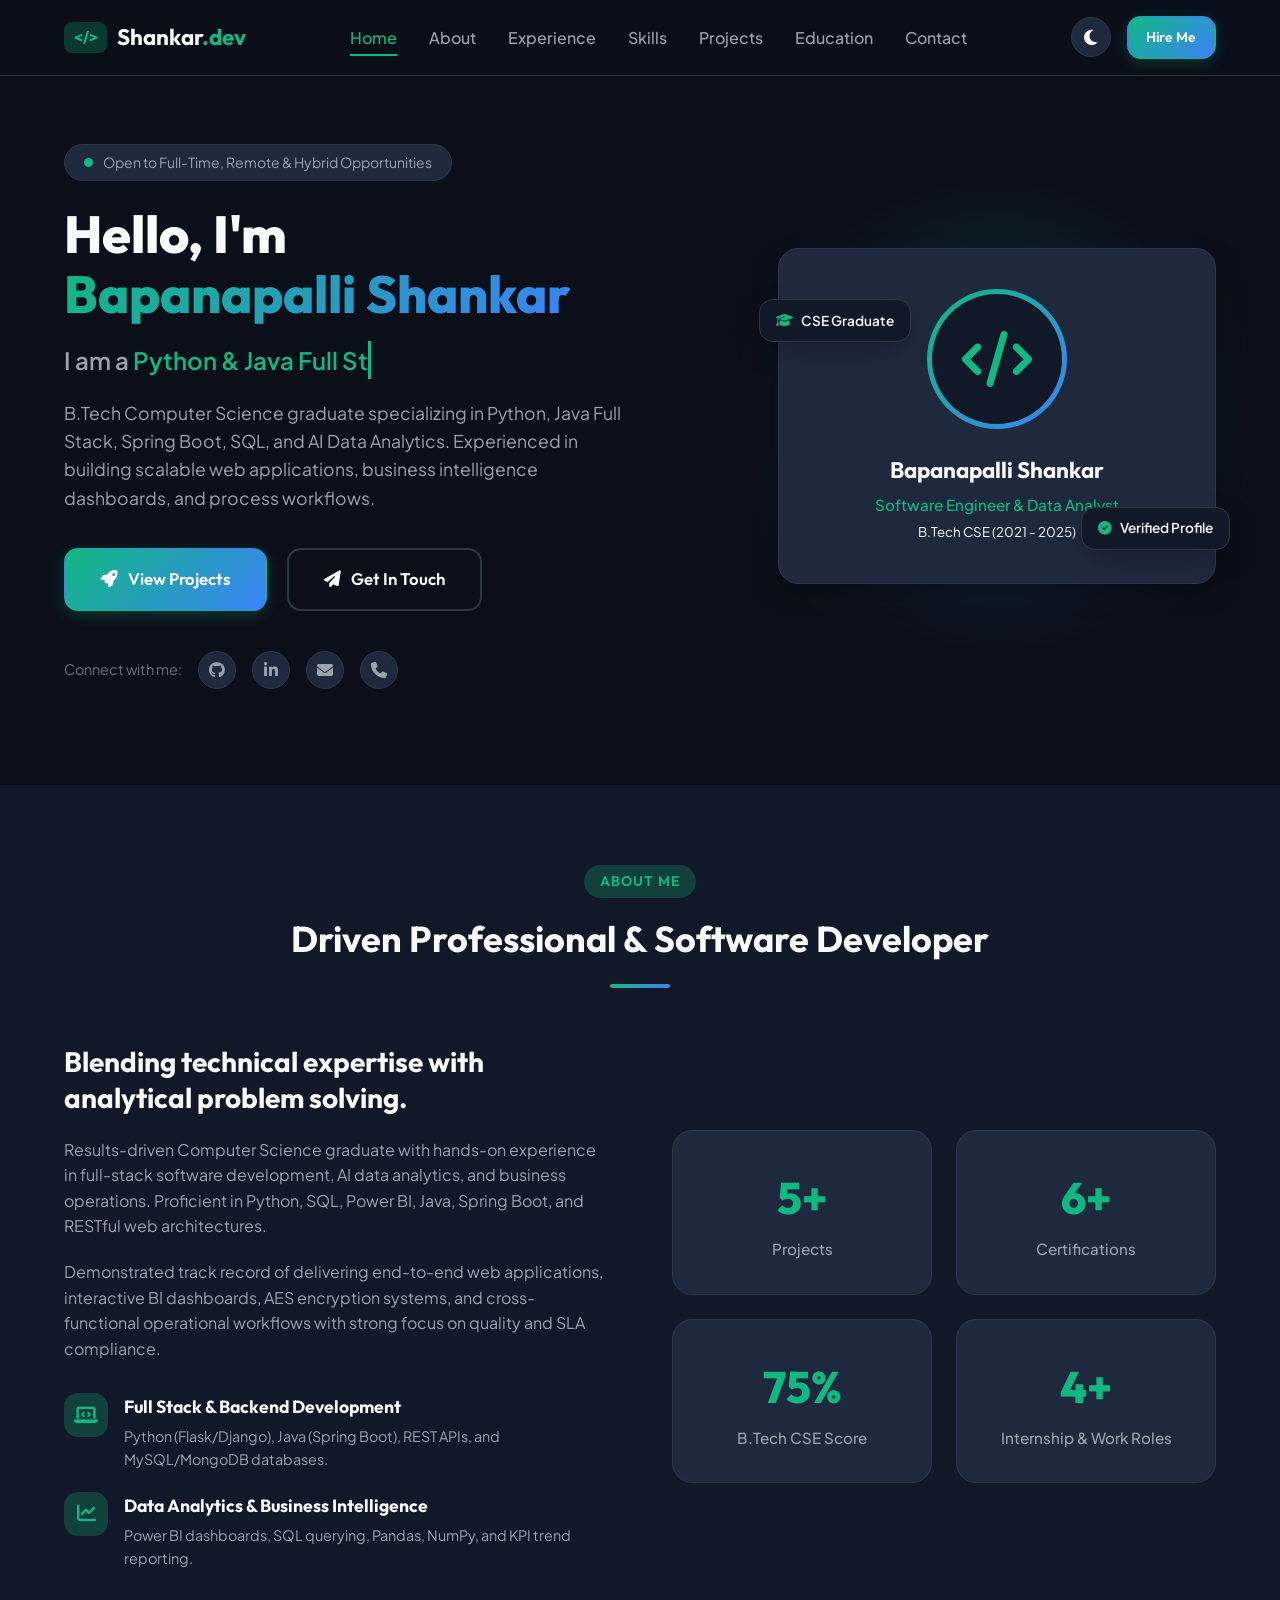
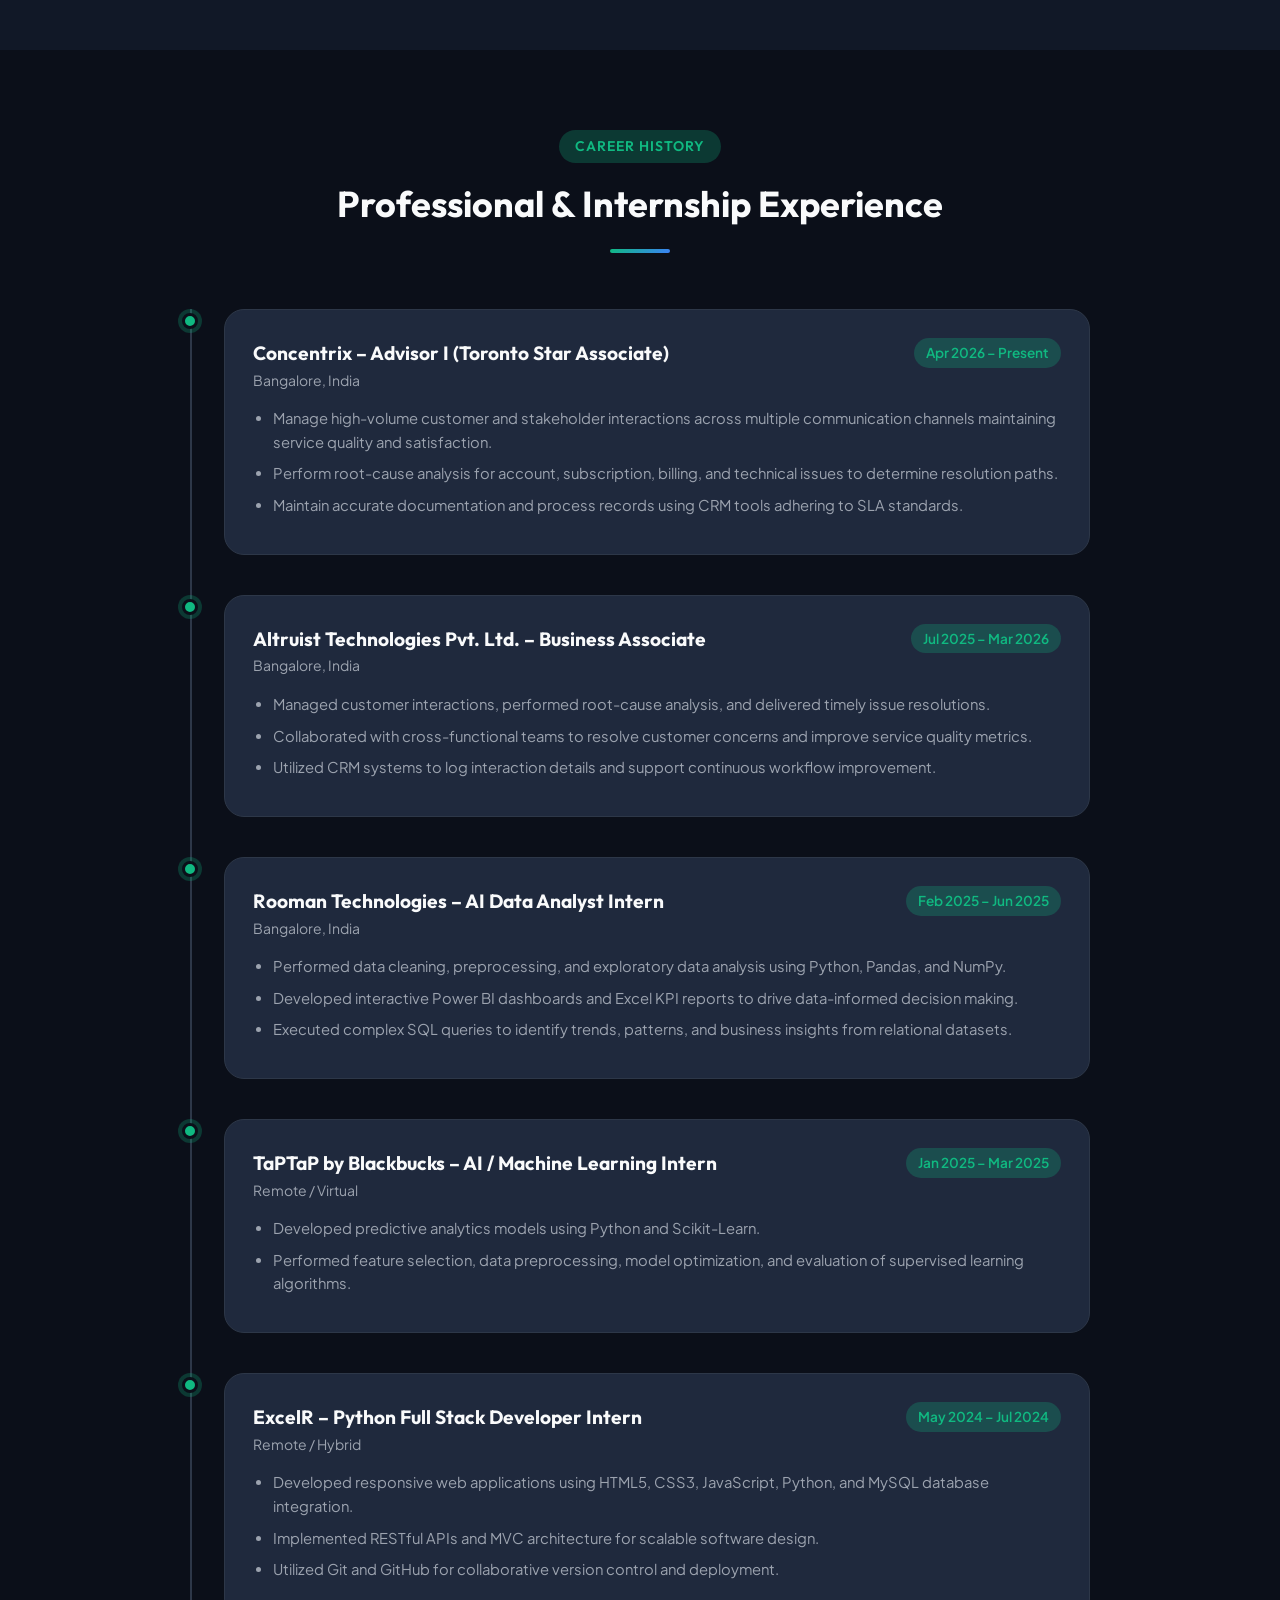
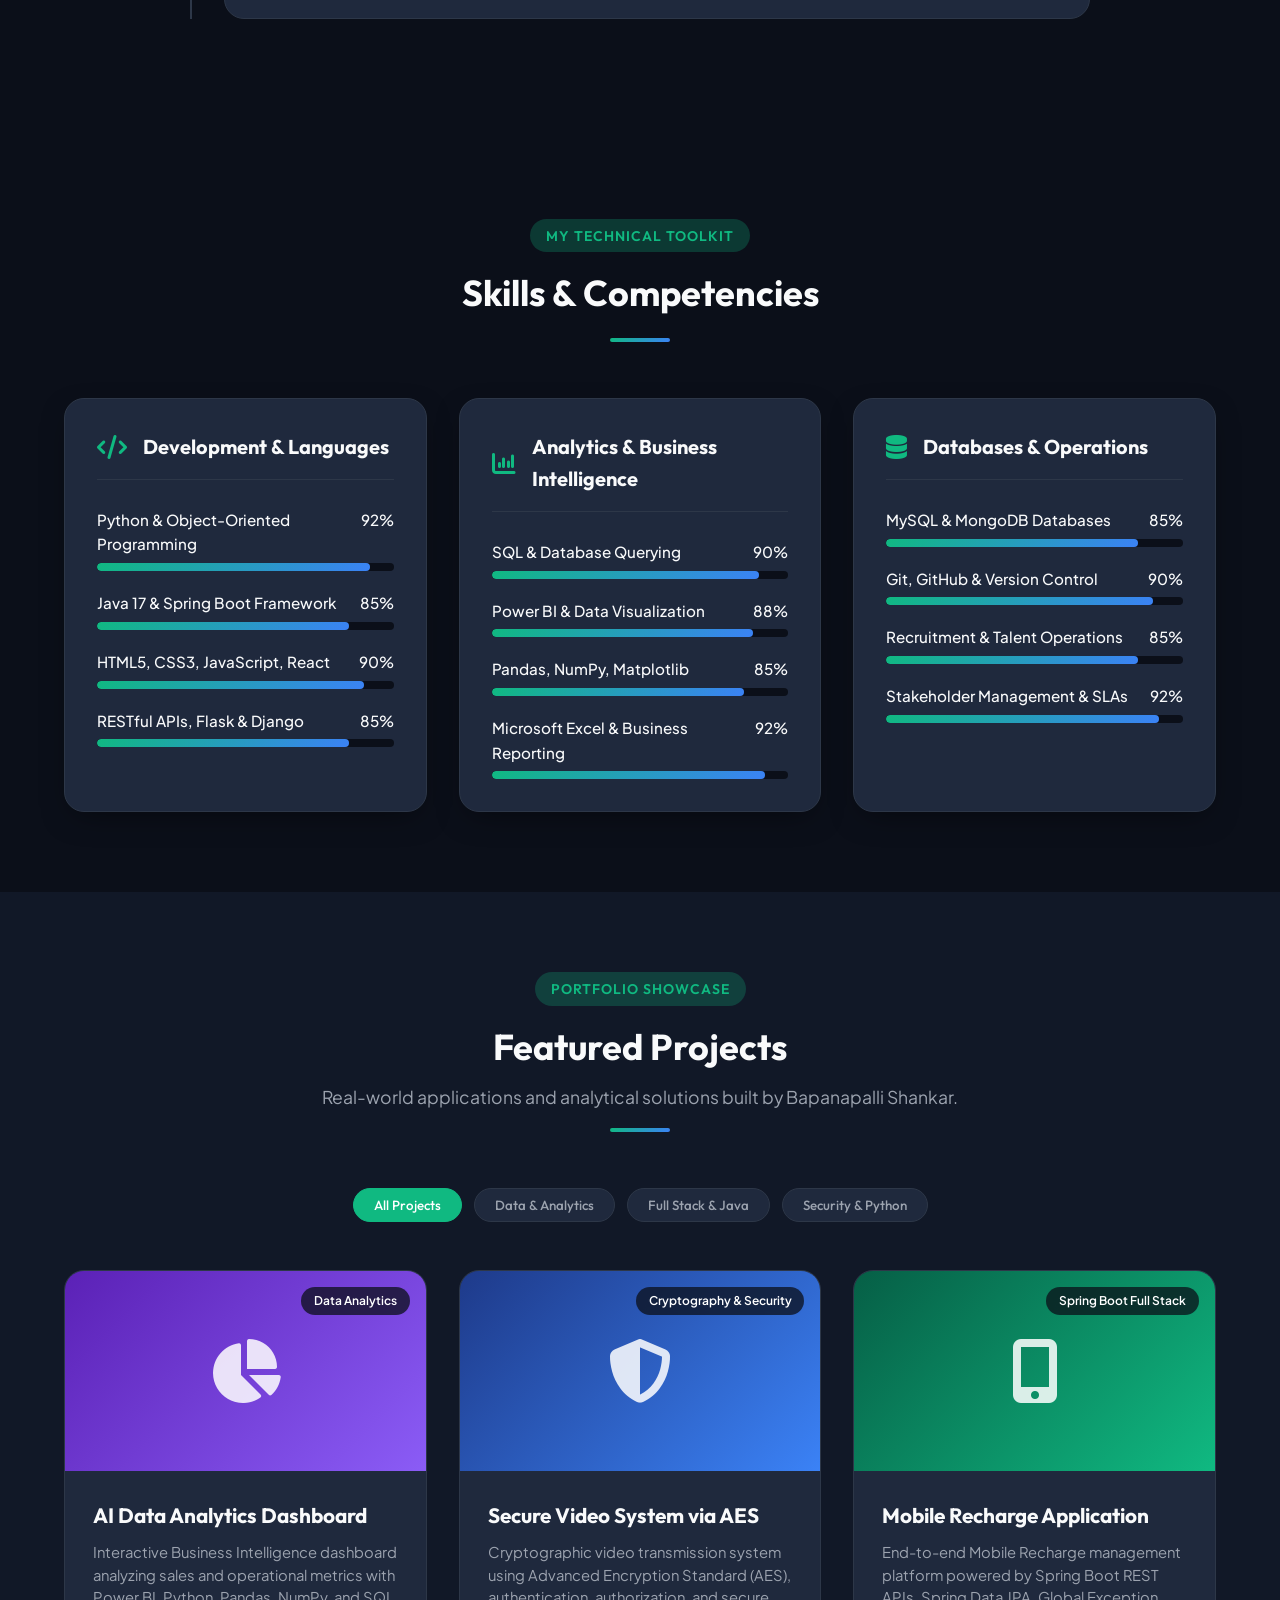
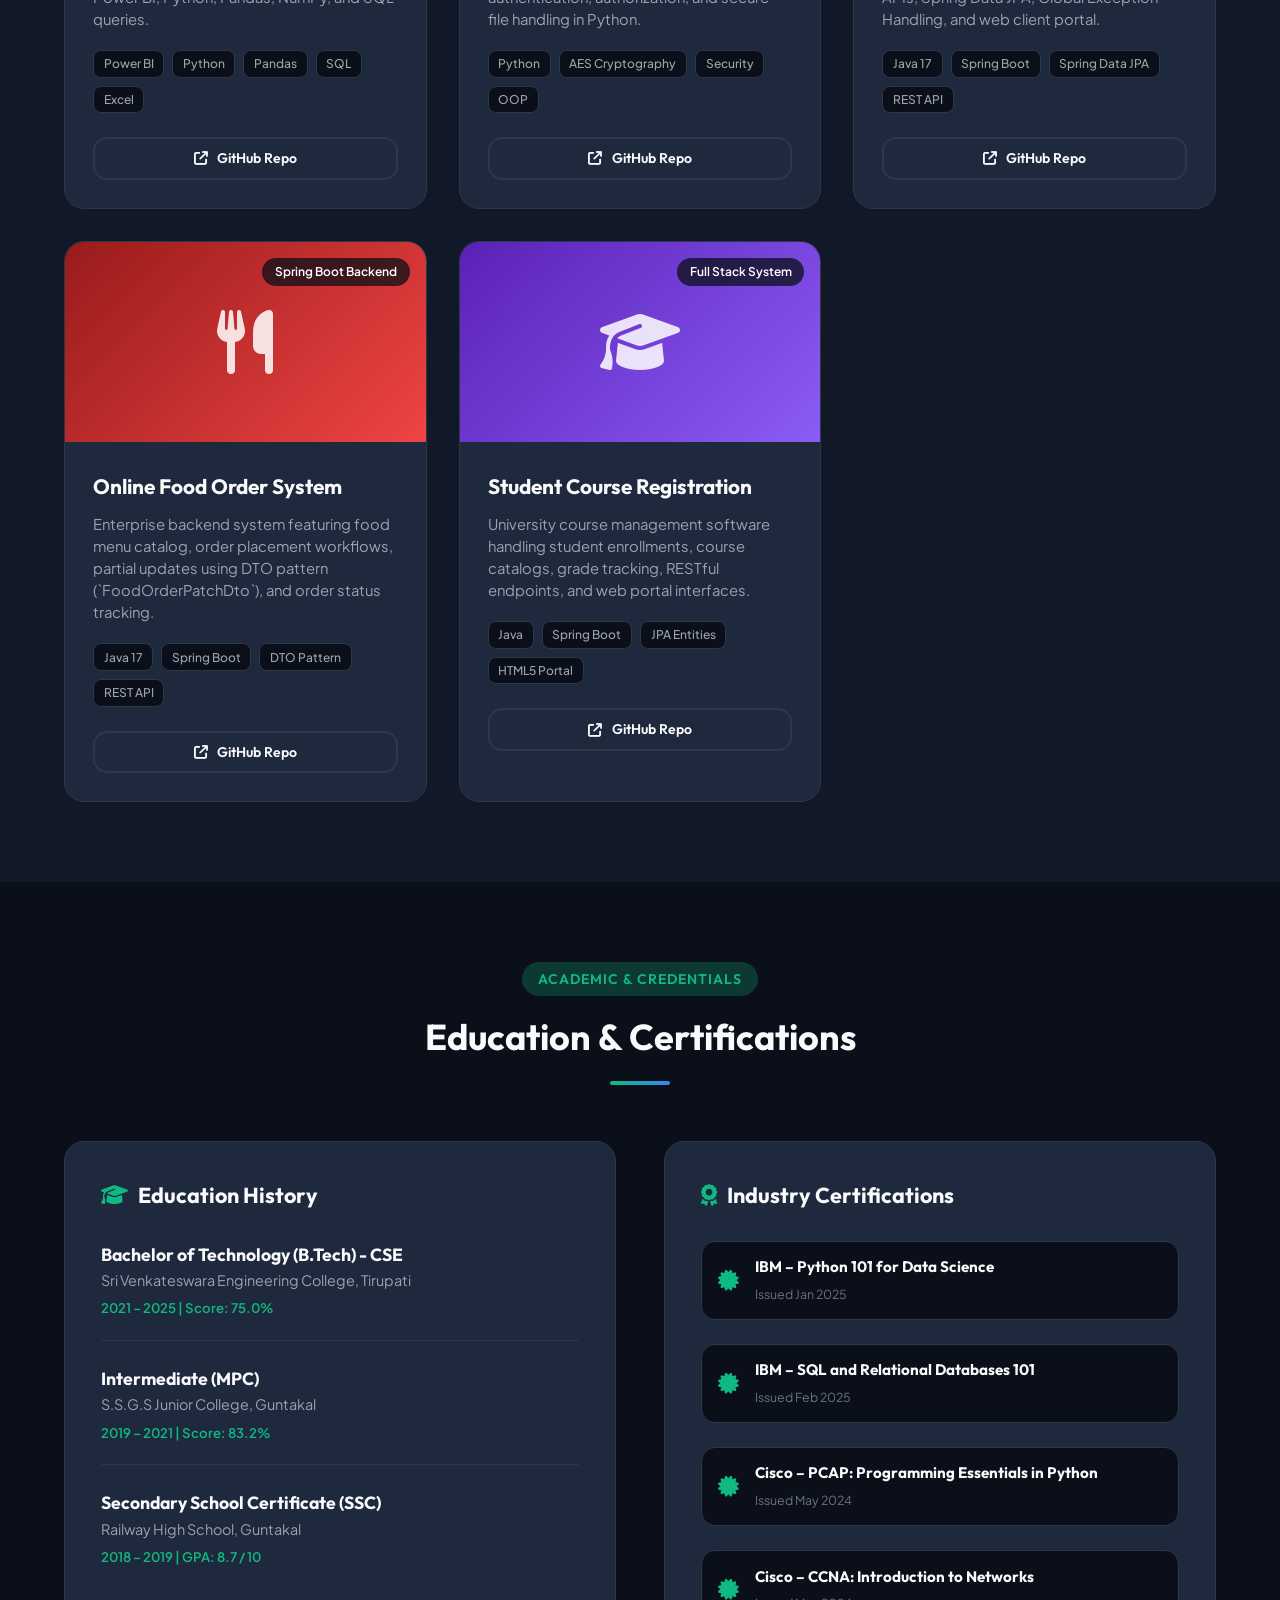
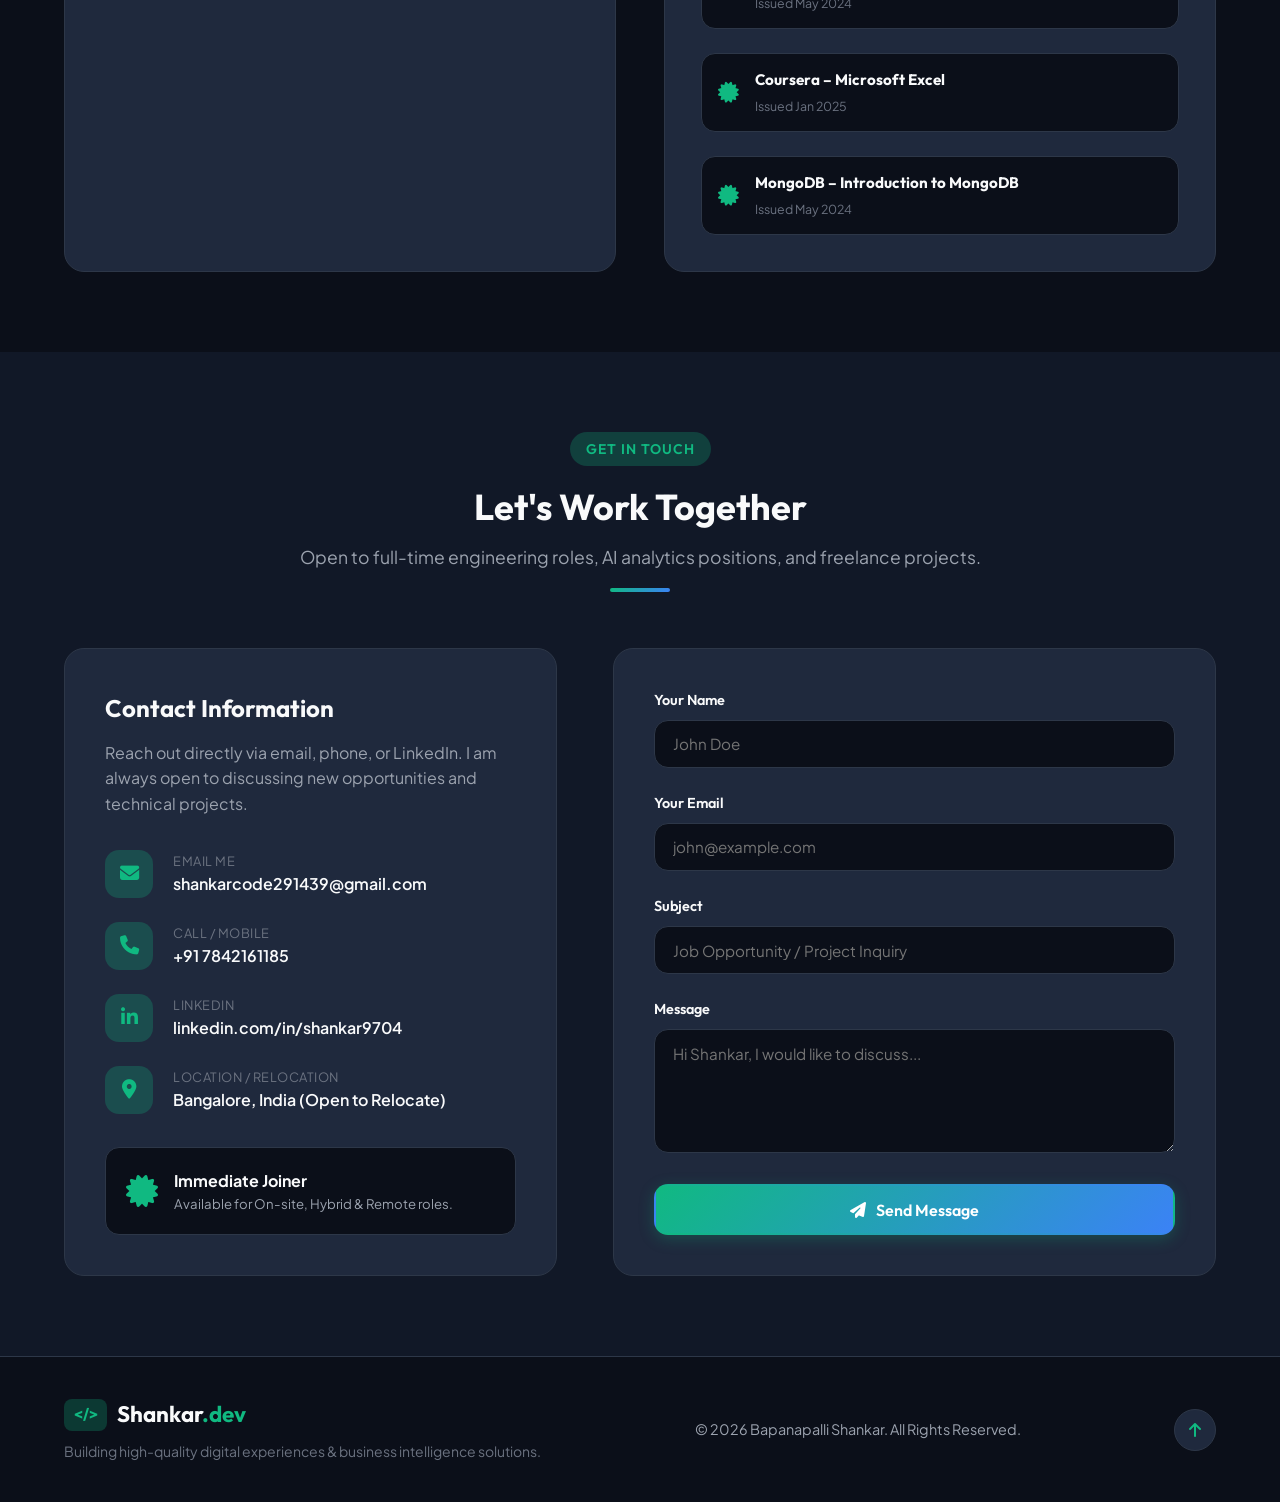
<file: index.html>
<!DOCTYPE html>
<html lang="en" data-theme="dark">
<head>
    <meta charset="UTF-8">
    <meta name="viewport" content="width=device-width, initial-scale=1.0">
    <meta name="description" content="Official Portfolio of Bapanapalli Shankar - B.Tech CSE, Full Stack Developer, AI Data Analyst, and Operations Specialist.">
    <title>Bapanapalli Shankar | Personal Portfolio</title>
    
    <!-- Google Fonts -->
    <link rel="preconnect" href="https://fonts.googleapis.com">
    <link rel="preconnect" href="https://fonts.gstatic.com" crossorigin>
    <link href="https://fonts.googleapis.com/css2?family=Outfit:wght@300;400;500;600;700;800&family=Plus+Jakarta+Sans:wght@400;500;600;700&display=swap" rel="stylesheet">
    
    <!-- FontAwesome Icons -->
    <link rel="stylesheet" href="https://cdnjs.cloudflare.com/ajax/libs/font-awesome/6.4.0/css/all.min.css">
    
    <!-- Custom CSS -->
    <link rel="stylesheet" href="style.css">
</head>
<body>

    <!-- Header & Navigation -->
    <header class="navbar-header" id="header">
        <div class="container nav-container">
            <a href="#hero" class="nav-brand">
                <span class="brand-badge">&lt;/&gt;</span>
                <span class="brand-name">Shankar<span class="highlight">.dev</span></span>
            </a>

            <nav class="nav-menu" id="nav-menu">
                <ul class="nav-list">
                    <li class="nav-item"><a href="#hero" class="nav-link active">Home</a></li>
                    <li class="nav-item"><a href="#about" class="nav-link">About</a></li>
                    <li class="nav-item"><a href="#experience" class="nav-link">Experience</a></li>
                    <li class="nav-item"><a href="#skills" class="nav-link">Skills</a></li>
                    <li class="nav-item"><a href="#projects" class="nav-link">Projects</a></li>
                    <li class="nav-item"><a href="#education" class="nav-link">Education</a></li>
                    <li class="nav-item"><a href="#contact" class="nav-link">Contact</a></li>
                </ul>
            </nav>

            <div class="nav-actions">
                <button class="theme-toggle-btn" id="theme-toggle" title="Toggle Theme" aria-label="Toggle theme">
                    <i class="fa-solid fa-moon"></i>
                </button>

                <a href="#contact" class="btn btn-sm btn-primary header-cta">Hire Me</a>

                <button class="mobile-menu-toggle" id="mobile-toggle" aria-label="Toggle menu">
                    <i class="fa-solid fa-bars"></i>
                </button>
            </div>
        </div>
    </header>

    <!-- Main Content Container -->
    <main>
        <!-- Hero Section -->
        <section class="hero-section" id="hero">
            <div class="hero-bg-shapes">
                <div class="shape shape-1"></div>
                <div class="shape shape-2"></div>
            </div>
            
            <div class="container hero-grid">
                <div class="hero-content">
                    <div class="badge-pill">
                        <span class="pulse-dot"></span> Open to Full-Time, Remote & Hybrid Opportunities
                    </div>
                    
                    <h1 class="hero-title">
                        Hello, I'm <br>
                        <span class="gradient-text">Bapanapalli Shankar</span>
                    </h1>
                    
                    <h2 class="hero-subtitle">
                        I am a <span class="typewriter-text" id="typewriter"></span><span class="cursor">&nbsp;</span>
                    </h2>
                    
                    <p class="hero-description">
                        B.Tech Computer Science graduate specializing in Python, Java Full Stack, Spring Boot, SQL, and AI Data Analytics. Experienced in building scalable web applications, business intelligence dashboards, and process workflows.
                    </p>

                    <div class="hero-buttons">
                        <a href="#projects" class="btn btn-primary btn-lg">
                            <i class="fa-solid fa-rocket"></i> View Projects
                        </a>
                        <a href="#contact" class="btn btn-outline btn-lg">
                            <i class="fa-paper-plane fa-solid"></i> Get In Touch
                        </a>
                    </div>

                    <div class="social-links">
                        <span class="social-label">Connect with me:</span>
                        <a href="https://github.com/Shankarz9704/PORTFOLIO" target="_blank" rel="noopener" class="social-icon" title="GitHub">
                            <i class="fa-brands fa-github"></i>
                        </a>
                        <a href="https://www.linkedin.com/in/shankar9704" target="_blank" rel="noopener" class="social-icon" title="LinkedIn">
                            <i class="fa-brands fa-linkedin-in"></i>
                        </a>
                        <a href="mailto:shankarcode291439@gmail.com" class="social-icon" title="Email">
                            <i class="fa-solid fa-envelope"></i>
                        </a>
                        <a href="tel:+917842161185" class="social-icon" title="Phone">
                            <i class="fa-solid fa-phone"></i>
                        </a>
                    </div>
                </div>

                <div class="hero-image-wrapper">
                    <div class="profile-card-container">
                        <div class="glow-backdrop"></div>
                        <div class="profile-card">
                            <div class="avatar-box">
                                <div class="avatar-placeholder">
                                    <i class="fa-solid fa-code avatar-icon"></i>
                                </div>
                            </div>
                            <div class="card-info">
                                <h3>Bapanapalli Shankar</h3>
                                <p>Software Engineer & Data Analyst</p>
                                <small class="text-secondary">B.Tech CSE (2021 - 2025)</small>
                            </div>
                            <div class="floating-badge badge-1">
                                <i class="fa-solid fa-graduation-cap"></i>
                                <span>CSE Graduate</span>
                            </div>
                            <div class="floating-badge badge-2">
                                <i class="fa-solid fa-check-circle"></i>
                                <span>Verified Profile</span>
                            </div>
                        </div>
                    </div>
                </div>
            </div>
        </section>

        <!-- About Section -->
        <section class="about-section" id="about">
            <div class="container">
                <div class="section-header text-center">
                    <span class="section-tag">About Me</span>
                    <h2 class="section-title">Driven Professional & Software Developer</h2>
                    <div class="section-divider"></div>
                </div>

                <div class="about-grid">
                    <div class="about-text-column">
                        <h3 class="about-heading">Blending technical expertise with analytical problem solving.</h3>
                        <p class="about-paragraph">
                            Results-driven Computer Science graduate with hands-on experience in full-stack software development, AI data analytics, and business operations. Proficient in Python, SQL, Power BI, Java, Spring Boot, and RESTful web architectures.
                        </p>
                        <p class="about-paragraph">
                            Demonstrated track record of delivering end-to-end web applications, interactive BI dashboards, AES encryption systems, and cross-functional operational workflows with strong focus on quality and SLA compliance.
                        </p>

                        <div class="key-points-grid">
                            <div class="key-point">
                                <div class="key-icon"><i class="fa-solid fa-laptop-code"></i></div>
                                <div>
                                    <h4>Full Stack & Backend Development</h4>
                                    <p>Python (Flask/Django), Java (Spring Boot), REST APIs, and MySQL/MongoDB databases.</p>
                                </div>
                            </div>
                            <div class="key-point">
                                <div class="key-icon"><i class="fa-solid fa-chart-line"></i></div>
                                <div>
                                    <h4>Data Analytics & Business Intelligence</h4>
                                    <p>Power BI dashboards, SQL querying, Pandas, NumPy, and KPI trend reporting.</p>
                                </div>
                            </div>
                        </div>
                    </div>

                    <div class="about-stats-column">
                        <div class="stats-grid">
                            <div class="stat-card">
                                <div class="stat-number" data-target="5">5+</div>
                                <div class="stat-label">Projects</div>
                            </div>
                            <div class="stat-card">
                                <div class="stat-number" data-target="6">6+</div>
                                <div class="stat-label">Certifications</div>
                            </div>
                            <div class="stat-card">
                                <div class="stat-number">75%</div>
                                <div class="stat-label">B.Tech CSE Score</div>
                            </div>
                            <div class="stat-card">
                                <div class="stat-number">4+</div>
                                <div class="stat-label">Internship & Work Roles</div>
                            </div>
                        </div>
                    </div>
                </div>
            </div>
        </section>

        <!-- Professional Experience Section -->
        <section class="experience-section" id="experience">
            <div class="container">
                <div class="section-header text-center">
                    <span class="section-tag">Career History</span>
                    <h2 class="section-title">Professional & Internship Experience</h2>
                    <div class="section-divider"></div>
                </div>

                <div class="experience-timeline">
                    
                    <!-- Role 1 -->
                    <div class="timeline-item">
                        <div class="timeline-dot"></div>
                        <div class="timeline-content">
                            <div class="timeline-header">
                                <div>
                                    <h3>Concentrix – Advisor I (Toronto Star Associate)</h3>
                                    <span class="company-sub">Bangalore, India</span>
                                </div>
                                <span class="timeline-date">Apr 2026 – Present</span>
                            </div>
                            <ul class="experience-points">
                                <li>Manage high-volume customer and stakeholder interactions across multiple communication channels maintaining service quality and satisfaction.</li>
                                <li>Perform root-cause analysis for account, subscription, billing, and technical issues to determine resolution paths.</li>
                                <li>Maintain accurate documentation and process records using CRM tools adhering to SLA standards.</li>
                            </ul>
                        </div>
                    </div>

                    <!-- Role 2 -->
                    <div class="timeline-item">
                        <div class="timeline-dot"></div>
                        <div class="timeline-content">
                            <div class="timeline-header">
                                <div>
                                    <h3>Altruist Technologies Pvt. Ltd. – Business Associate</h3>
                                    <span class="company-sub">Bangalore, India</span>
                                </div>
                                <span class="timeline-date">Jul 2025 – Mar 2026</span>
                            </div>
                            <ul class="experience-points">
                                <li>Managed customer interactions, performed root-cause analysis, and delivered timely issue resolutions.</li>
                                <li>Collaborated with cross-functional teams to resolve customer concerns and improve service quality metrics.</li>
                                <li>Utilized CRM systems to log interaction details and support continuous workflow improvement.</li>
                            </ul>
                        </div>
                    </div>

                    <!-- Role 3 -->
                    <div class="timeline-item">
                        <div class="timeline-dot"></div>
                        <div class="timeline-content">
                            <div class="timeline-header">
                                <div>
                                    <h3>Rooman Technologies – AI Data Analyst Intern</h3>
                                    <span class="company-sub">Bangalore, India</span>
                                </div>
                                <span class="timeline-date">Feb 2025 – Jun 2025</span>
                            </div>
                            <ul class="experience-points">
                                <li>Performed data cleaning, preprocessing, and exploratory data analysis using Python, Pandas, and NumPy.</li>
                                <li>Developed interactive Power BI dashboards and Excel KPI reports to drive data-informed decision making.</li>
                                <li>Executed complex SQL queries to identify trends, patterns, and business insights from relational datasets.</li>
                            </ul>
                        </div>
                    </div>

                    <!-- Role 4 -->
                    <div class="timeline-item">
                        <div class="timeline-dot"></div>
                        <div class="timeline-content">
                            <div class="timeline-header">
                                <div>
                                    <h3>TaPTaP by Blackbucks – AI / Machine Learning Intern</h3>
                                    <span class="company-sub">Remote / Virtual</span>
                                </div>
                                <span class="timeline-date">Jan 2025 – Mar 2025</span>
                            </div>
                            <ul class="experience-points">
                                <li>Developed predictive analytics models using Python and Scikit-Learn.</li>
                                <li>Performed feature selection, data preprocessing, model optimization, and evaluation of supervised learning algorithms.</li>
                            </ul>
                        </div>
                    </div>

                    <!-- Role 5 -->
                    <div class="timeline-item">
                        <div class="timeline-dot"></div>
                        <div class="timeline-content">
                            <div class="timeline-header">
                                <div>
                                    <h3>ExcelR – Python Full Stack Developer Intern</h3>
                                    <span class="company-sub">Remote / Hybrid</span>
                                </div>
                                <span class="timeline-date">May 2024 – Jul 2024</span>
                            </div>
                            <ul class="experience-points">
                                <li>Developed responsive web applications using HTML5, CSS3, JavaScript, Python, and MySQL database integration.</li>
                                <li>Implemented RESTful APIs and MVC architecture for scalable software design.</li>
                                <li>Utilized Git and GitHub for collaborative version control and deployment.</li>
                            </ul>
                        </div>
                    </div>

                </div>
            </div>
        </section>

        <!-- Skills Section -->
        <section class="skills-section" id="skills">
            <div class="container">
                <div class="section-header text-center">
                    <span class="section-tag">My Technical Toolkit</span>
                    <h2 class="section-title">Skills & Competencies</h2>
                    <div class="section-divider"></div>
                </div>

                <div class="skills-grid">
                    <!-- Programming & Web -->
                    <div class="skill-category-card">
                        <div class="category-header">
                            <i class="fa-solid fa-code category-icon"></i>
                            <h3>Development & Languages</h3>
                        </div>
                        <div class="skill-list">
                            <div class="skill-item">
                                <div class="skill-info"><span>Python & Object-Oriented Programming</span><span>92%</span></div>
                                <div class="skill-bar-bg"><div class="skill-bar-fill" style="width: 92%;"></div></div>
                            </div>
                            <div class="skill-item">
                                <div class="skill-info"><span>Java 17 & Spring Boot Framework</span><span>85%</span></div>
                                <div class="skill-bar-bg"><div class="skill-bar-fill" style="width: 85%;"></div></div>
                            </div>
                            <div class="skill-item">
                                <div class="skill-info"><span>HTML5, CSS3, JavaScript, React</span><span>90%</span></div>
                                <div class="skill-bar-bg"><div class="skill-bar-fill" style="width: 90%;"></div></div>
                            </div>
                            <div class="skill-item">
                                <div class="skill-info"><span>RESTful APIs, Flask & Django</span><span>85%</span></div>
                                <div class="skill-bar-bg"><div class="skill-bar-fill" style="width: 85%;"></div></div>
                            </div>
                        </div>
                    </div>

                    <!-- Data Analytics & BI -->
                    <div class="skill-category-card">
                        <div class="category-header">
                            <i class="fa-solid fa-chart-column category-icon"></i>
                            <h3>Analytics & Business Intelligence</h3>
                        </div>
                        <div class="skill-list">
                            <div class="skill-item">
                                <div class="skill-info"><span>SQL & Database Querying</span><span>90%</span></div>
                                <div class="skill-bar-bg"><div class="skill-bar-fill" style="width: 90%;"></div></div>
                            </div>
                            <div class="skill-item">
                                <div class="skill-info"><span>Power BI & Data Visualization</span><span>88%</span></div>
                                <div class="skill-bar-bg"><div class="skill-bar-fill" style="width: 88%;"></div></div>
                            </div>
                            <div class="skill-item">
                                <div class="skill-info"><span>Pandas, NumPy, Matplotlib</span><span>85%</span></div>
                                <div class="skill-bar-bg"><div class="skill-bar-fill" style="width: 85%;"></div></div>
                            </div>
                            <div class="skill-item">
                                <div class="skill-info"><span>Microsoft Excel & Business Reporting</span><span>92%</span></div>
                                <div class="skill-bar-bg"><div class="skill-bar-fill" style="width: 92%;"></div></div>
                            </div>
                        </div>
                    </div>

                    <!-- Databases & Operations -->
                    <div class="skill-category-card">
                        <div class="category-header">
                            <i class="fa-solid fa-database category-icon"></i>
                            <h3>Databases & Operations</h3>
                        </div>
                        <div class="skill-list">
                            <div class="skill-item">
                                <div class="skill-info"><span>MySQL & MongoDB Databases</span><span>85%</span></div>
                                <div class="skill-bar-bg"><div class="skill-bar-fill" style="width: 85%;"></div></div>
                            </div>
                            <div class="skill-item">
                                <div class="skill-info"><span>Git, GitHub & Version Control</span><span>90%</span></div>
                                <div class="skill-bar-bg"><div class="skill-bar-fill" style="width: 90%;"></div></div>
                            </div>
                            <div class="skill-item">
                                <div class="skill-info"><span>Recruitment & Talent Operations</span><span>85%</span></div>
                                <div class="skill-bar-bg"><div class="skill-bar-fill" style="width: 85%;"></div></div>
                            </div>
                            <div class="skill-item">
                                <div class="skill-info"><span>Stakeholder Management & SLAs</span><span>92%</span></div>
                                <div class="skill-bar-bg"><div class="skill-bar-fill" style="width: 92%;"></div></div>
                            </div>
                        </div>
                    </div>
                </div>
            </div>
        </section>

        <!-- Projects Section -->
        <section class="projects-section" id="projects">
            <div class="container">
                <div class="section-header text-center">
                    <span class="section-tag">Portfolio Showcase</span>
                    <h2 class="section-title">Featured Projects</h2>
                    <p class="section-subtitle">Real-world applications and analytical solutions built by Bapanapalli Shankar.</p>
                    <div class="section-divider"></div>
                </div>

                <!-- Filter Controls -->
                <div class="project-filters">
                    <button class="filter-btn active" data-filter="all">All Projects</button>
                    <button class="filter-btn" data-filter="analytics">Data & Analytics</button>
                    <button class="filter-btn" data-filter="fullstack">Full Stack & Java</button>
                    <button class="filter-btn" data-filter="security">Security & Python</button>
                </div>

                <div class="projects-grid">

                    <!-- Project Card 1: AI Data Analytics Dashboard -->
                    <div class="project-card" data-category="analytics">
                        <div class="project-image-box">
                            <div class="project-preview-bg project-bg-3">
                                <i class="fa-solid fa-chart-pie project-icon"></i>
                            </div>
                            <span class="project-category-badge">Data Analytics</span>
                        </div>
                        <div class="project-content">
                            <h3 class="project-title">AI Data Analytics Dashboard</h3>
                            <p class="project-desc">
                                Interactive Business Intelligence dashboard analyzing sales and operational metrics with Power BI, Python, Pandas, NumPy, and SQL queries.
                            </p>
                            <div class="project-tech-tags">
                                <span class="tech-tag">Power BI</span>
                                <span class="tech-tag">Python</span>
                                <span class="tech-tag">Pandas</span>
                                <span class="tech-tag">SQL</span>
                                <span class="tech-tag">Excel</span>
                            </div>
                            <div class="project-links">
                                <a href="https://github.com/Shankarz9704/PORTFOLIO" target="_blank" rel="noopener" class="btn btn-sm btn-outline btn-project">
                                    <i class="fa-solid fa-arrow-up-right-from-square"></i> GitHub Repo
                                </a>
                            </div>
                        </div>
                    </div>

                    <!-- Project Card 2: Secure Video System -->
                    <div class="project-card" data-category="security">
                        <div class="project-image-box">
                            <div class="project-preview-bg project-bg-1">
                                <i class="fa-solid fa-shield-halved project-icon"></i>
                            </div>
                            <span class="project-category-badge">Cryptography & Security</span>
                        </div>
                        <div class="project-content">
                            <h3 class="project-title">Secure Video System via AES</h3>
                            <p class="project-desc">
                                Cryptographic video transmission system using Advanced Encryption Standard (AES), authentication, authorization, and secure file handling in Python.
                            </p>
                            <div class="project-tech-tags">
                                <span class="tech-tag">Python</span>
                                <span class="tech-tag">AES Cryptography</span>
                                <span class="tech-tag">Security</span>
                                <span class="tech-tag">OOP</span>
                            </div>
                            <div class="project-links">
                                <a href="https://github.com/Shankarz9704/PORTFOLIO" target="_blank" rel="noopener" class="btn btn-sm btn-outline btn-project">
                                    <i class="fa-solid fa-arrow-up-right-from-square"></i> GitHub Repo
                                </a>
                            </div>
                        </div>
                    </div>

                    <!-- Project Card 3: Mobile Recharge Application -->
                    <div class="project-card" data-category="fullstack">
                        <div class="project-image-box">
                            <div class="project-preview-bg project-bg-2">
                                <i class="fa-solid fa-mobile-screen-button project-icon"></i>
                            </div>
                            <span class="project-category-badge">Spring Boot Full Stack</span>
                        </div>
                        <div class="project-content">
                            <h3 class="project-title">Mobile Recharge Application</h3>
                            <p class="project-desc">
                                End-to-end Mobile Recharge management platform powered by Spring Boot REST APIs, Spring Data JPA, Global Exception Handling, and web client portal.
                            </p>
                            <div class="project-tech-tags">
                                <span class="tech-tag">Java 17</span>
                                <span class="tech-tag">Spring Boot</span>
                                <span class="tech-tag">Spring Data JPA</span>
                                <span class="tech-tag">REST API</span>
                            </div>
                            <div class="project-links">
                                <a href="https://github.com/Shankarz9704/PORTFOLIO" target="_blank" rel="noopener" class="btn btn-sm btn-outline btn-project">
                                    <i class="fa-solid fa-arrow-up-right-from-square"></i> GitHub Repo
                                </a>
                            </div>
                        </div>
                    </div>

                    <!-- Project Card 4: Online Food Order System -->
                    <div class="project-card" data-category="fullstack">
                        <div class="project-image-box">
                            <div class="project-preview-bg project-bg-4">
                                <i class="fa-solid fa-utensils project-icon"></i>
                            </div>
                            <span class="project-category-badge">Spring Boot Backend</span>
                        </div>
                        <div class="project-content">
                            <h3 class="project-title">Online Food Order System</h3>
                            <p class="project-desc">
                                Enterprise backend system featuring food menu catalog, order placement workflows, partial updates using DTO pattern (`FoodOrderPatchDto`), and order status tracking.
                            </p>
                            <div class="project-tech-tags">
                                <span class="tech-tag">Java 17</span>
                                <span class="tech-tag">Spring Boot</span>
                                <span class="tech-tag">DTO Pattern</span>
                                <span class="tech-tag">REST API</span>
                            </div>
                            <div class="project-links">
                                <a href="https://github.com/Shankarz9704/PORTFOLIO" target="_blank" rel="noopener" class="btn btn-sm btn-outline btn-project">
                                    <i class="fa-solid fa-arrow-up-right-from-square"></i> GitHub Repo
                                </a>
                            </div>
                        </div>
                    </div>

                    <!-- Project Card 5: Student Course Registration -->
                    <div class="project-card" data-category="fullstack">
                        <div class="project-image-box">
                            <div class="project-preview-bg project-bg-3">
                                <i class="fa-solid fa-graduation-cap project-icon"></i>
                            </div>
                            <span class="project-category-badge">Full Stack System</span>
                        </div>
                        <div class="project-content">
                            <h3 class="project-title">Student Course Registration</h3>
                            <p class="project-desc">
                                University course management software handling student enrollments, course catalogs, grade tracking, RESTful endpoints, and web portal interfaces.
                            </p>
                            <div class="project-tech-tags">
                                <span class="tech-tag">Java</span>
                                <span class="tech-tag">Spring Boot</span>
                                <span class="tech-tag">JPA Entities</span>
                                <span class="tech-tag">HTML5 Portal</span>
                            </div>
                            <div class="project-links">
                                <a href="https://github.com/Shankarz9704/PORTFOLIO" target="_blank" rel="noopener" class="btn btn-sm btn-outline btn-project">
                                    <i class="fa-solid fa-arrow-up-right-from-square"></i> GitHub Repo
                                </a>
                            </div>
                        </div>
                    </div>

                </div>
            </div>
        </section>

        <!-- Education & Certifications Section -->
        <section class="education-section" id="education">
            <div class="container">
                <div class="section-header text-center">
                    <span class="section-tag">Academic & Credentials</span>
                    <h2 class="section-title">Education & Certifications</h2>
                    <div class="section-divider"></div>
                </div>

                <div class="edu-cert-grid">
                    <!-- Education Column -->
                    <div class="edu-card">
                        <h3><i class="fa-solid fa-graduation-cap highlight"></i> Education History</h3>
                        <div class="edu-list">
                            <div class="edu-item">
                                <h4>Bachelor of Technology (B.Tech) - CSE</h4>
                                <p class="institution">Sri Venkateswara Engineering College, Tirupati</p>
                                <span class="edu-date">2021 – 2025 | Score: 75.0%</span>
                            </div>
                            <div class="edu-item">
                                <h4>Intermediate (MPC)</h4>
                                <p class="institution">S.S.G.S Junior College, Guntakal</p>
                                <span class="edu-date">2019 – 2021 | Score: 83.2%</span>
                            </div>
                            <div class="edu-item">
                                <h4>Secondary School Certificate (SSC)</h4>
                                <p class="institution">Railway High School, Guntakal</p>
                                <span class="edu-date">2018 – 2019 | GPA: 8.7 / 10</span>
                            </div>
                        </div>
                    </div>

                    <!-- Certifications Column -->
                    <div class="cert-card">
                        <h3><i class="fa-solid fa-award highlight"></i> Industry Certifications</h3>
                        <div class="cert-list">
                            <div class="cert-item">
                                <i class="fa-solid fa-certificate cert-icon"></i>
                                <div>
                                    <h4>IBM – Python 101 for Data Science</h4>
                                    <span>Issued Jan 2025</span>
                                </div>
                            </div>
                            <div class="cert-item">
                                <i class="fa-solid fa-certificate cert-icon"></i>
                                <div>
                                    <h4>IBM – SQL and Relational Databases 101</h4>
                                    <span>Issued Feb 2025</span>
                                </div>
                            </div>
                            <div class="cert-item">
                                <i class="fa-solid fa-certificate cert-icon"></i>
                                <div>
                                    <h4>Cisco – PCAP: Programming Essentials in Python</h4>
                                    <span>Issued May 2024</span>
                                </div>
                            </div>
                            <div class="cert-item">
                                <i class="fa-solid fa-certificate cert-icon"></i>
                                <div>
                                    <h4>Cisco – CCNA: Introduction to Networks</h4>
                                    <span>Issued May 2024</span>
                                </div>
                            </div>
                            <div class="cert-item">
                                <i class="fa-solid fa-certificate cert-icon"></i>
                                <div>
                                    <h4>Coursera – Microsoft Excel</h4>
                                    <span>Issued Jan 2025</span>
                                </div>
                            </div>
                            <div class="cert-item">
                                <i class="fa-solid fa-certificate cert-icon"></i>
                                <div>
                                    <h4>MongoDB – Introduction to MongoDB</h4>
                                    <span>Issued May 2024</span>
                                </div>
                            </div>
                        </div>
                    </div>
                </div>
            </div>
        </section>

        <!-- Contact Section -->
        <section class="contact-section" id="contact">
            <div class="container">
                <div class="section-header text-center">
                    <span class="section-tag">Get In Touch</span>
                    <h2 class="section-title">Let's Work Together</h2>
                    <p class="section-subtitle">Open to full-time engineering roles, AI analytics positions, and freelance projects.</p>
                    <div class="section-divider"></div>
                </div>

                <div class="contact-grid">
                    <div class="contact-info-card">
                        <h3>Contact Information</h3>
                        <p>Reach out directly via email, phone, or LinkedIn. I am always open to discussing new opportunities and technical projects.</p>

                        <div class="contact-details-list">
                            <div class="contact-detail-item">
                                <div class="contact-icon"><i class="fa-solid fa-envelope"></i></div>
                                <div>
                                    <span class="detail-label">Email Me</span>
                                    <a href="mailto:shankarcode291439@gmail.com" class="detail-value">shankarcode291439@gmail.com</a>
                                </div>
                            </div>

                            <div class="contact-detail-item">
                                <div class="contact-icon"><i class="fa-solid fa-phone"></i></div>
                                <div>
                                    <span class="detail-label">Call / Mobile</span>
                                    <a href="tel:+917842161185" class="detail-value">+91 7842161185</a>
                                </div>
                            </div>

                            <div class="contact-detail-item">
                                <div class="contact-icon"><i class="fa-brands fa-linkedin-in"></i></div>
                                <div>
                                    <span class="detail-label">LinkedIn</span>
                                    <a href="https://www.linkedin.com/in/shankar9704" target="_blank" rel="noopener" class="detail-value">linkedin.com/in/shankar9704</a>
                                </div>
                            </div>

                            <div class="contact-detail-item">
                                <div class="contact-icon"><i class="fa-solid fa-location-dot"></i></div>
                                <div>
                                    <span class="detail-label">Location / Relocation</span>
                                    <span class="detail-value">Bangalore, India (Open to Relocate)</span>
                                </div>
                            </div>
                        </div>

                        <div class="funngro-badge-box">
                            <i class="fa-solid fa-certificate"></i>
                            <div>
                                <strong>Immediate Joiner</strong>
                                <p>Available for On-site, Hybrid & Remote roles.</p>
                            </div>
                        </div>
                    </div>

                    <div class="contact-form-card">
                        <form id="contact-form" class="contact-form">
                            <div class="form-group">
                                <label for="name">Your Name</label>
                                <input type="text" id="name" name="name" placeholder="John Doe" required>
                            </div>

                            <div class="form-group">
                                <label for="email">Your Email</label>
                                <input type="email" id="email" name="email" placeholder="john@example.com" required>
                            </div>

                            <div class="form-group">
                                <label for="subject">Subject</label>
                                <input type="text" id="subject" name="subject" placeholder="Job Opportunity / Project Inquiry" required>
                            </div>

                            <div class="form-group">
                                <label for="message">Message</label>
                                <textarea id="message" name="message" rows="5" placeholder="Hi Shankar, I would like to discuss..." required></textarea>
                            </div>

                            <button type="submit" class="btn btn-primary btn-block">
                                <i class="fa-solid fa-paper-plane"></i> Send Message
                            </button>

                            <div id="form-alert" class="form-alert hidden"></div>
                        </form>
                    </div>
                </div>
            </div>
        </section>
    </main>

    <!-- Footer -->
    <footer class="site-footer">
        <div class="container footer-content">
            <div class="footer-brand">
                <a href="#hero" class="nav-brand">
                    <span class="brand-badge">&lt;/&gt;</span>
                    <span class="brand-name">Shankar<span class="highlight">.dev</span></span>
                </a>
                <p>Building high-quality digital experiences & business intelligence solutions.</p>
            </div>

            <div class="footer-copy">
                <p>&copy; 2026 Bapanapalli Shankar. All Rights Reserved.</p>
            </div>

            <a href="#hero" class="back-to-top" id="back-to-top" title="Back to Top" aria-label="Back to top">
                <i class="fa-solid fa-arrow-up"></i>
            </a>
        </div>
    </footer>

    <!-- Custom JS -->
    <script src="script.js"></script>
</body>
</html>
</file>
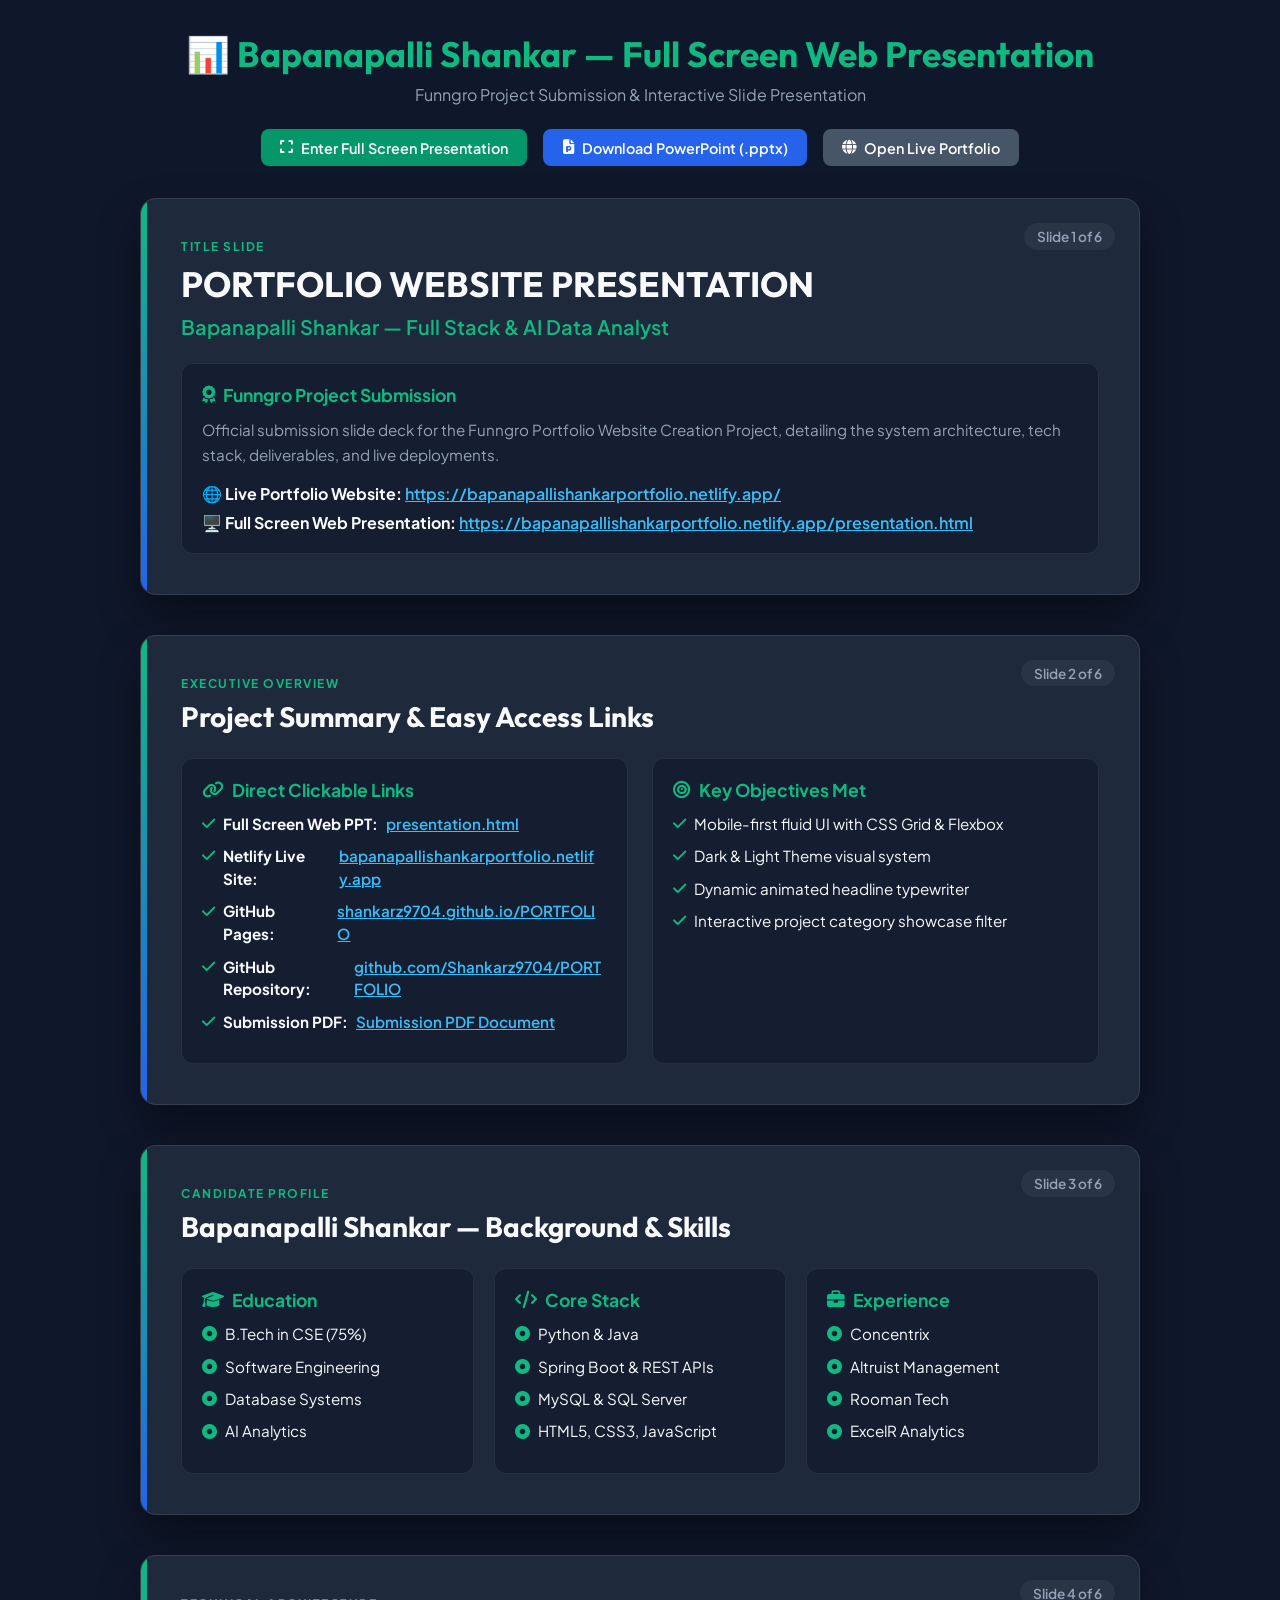
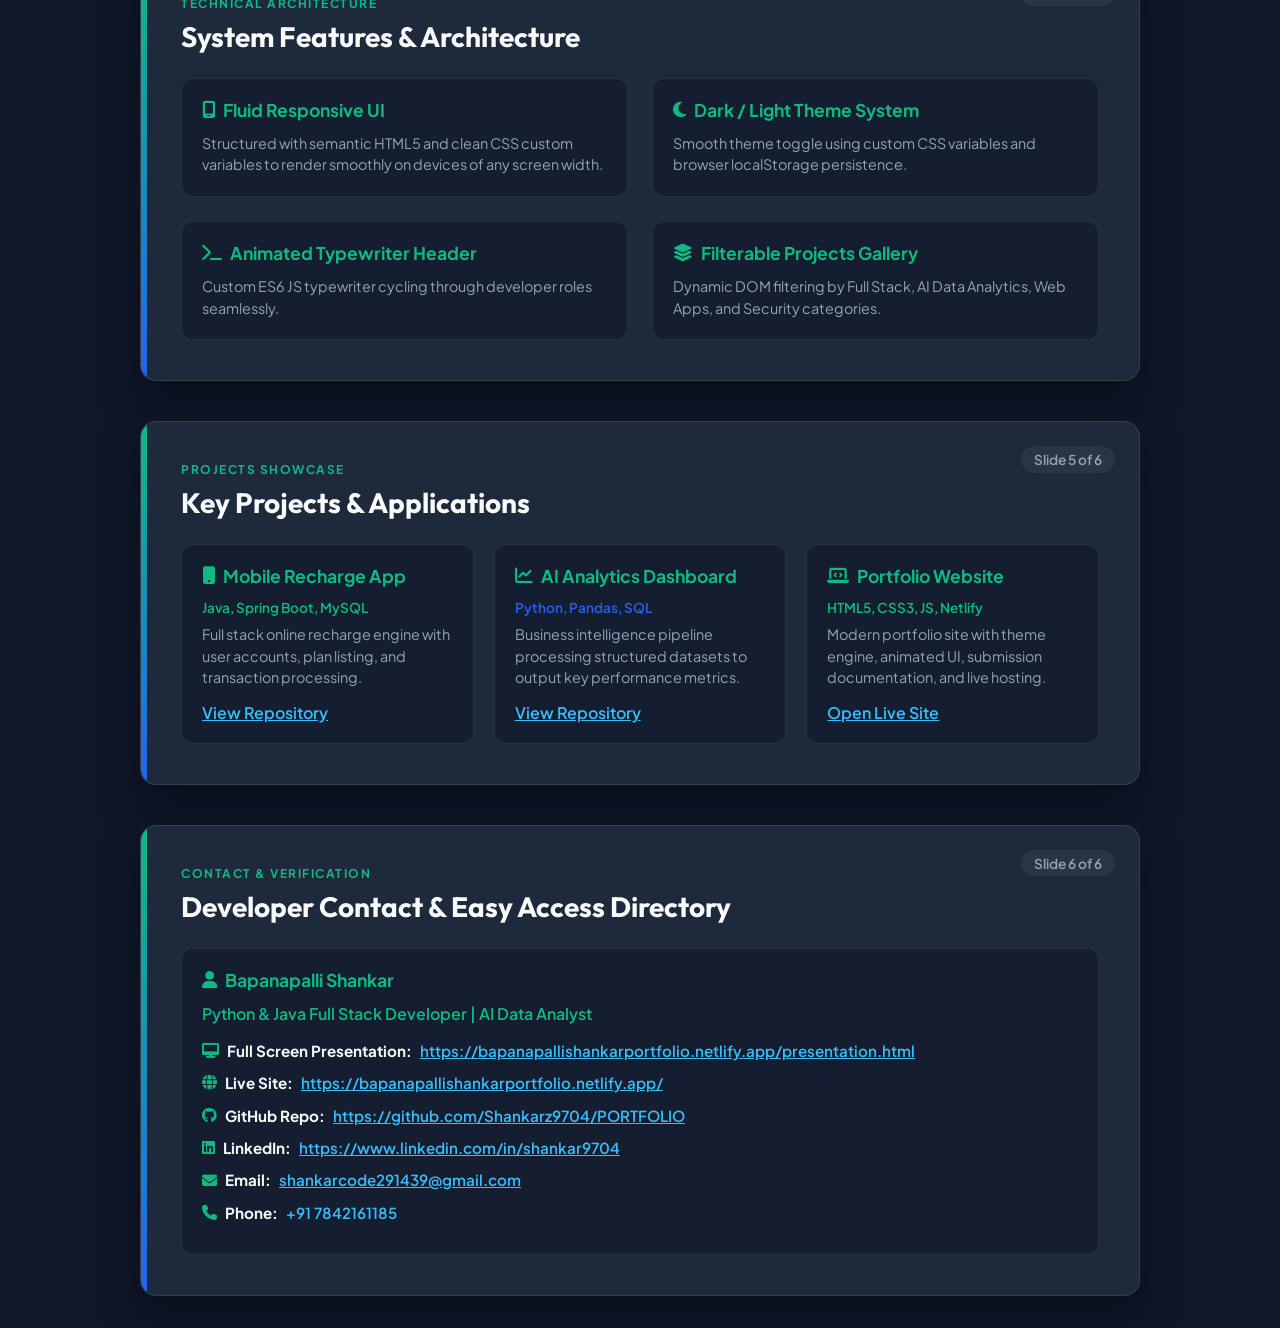
<file: presentation.html>
<!DOCTYPE html>
<html lang="en" data-theme="dark">
<head>
    <meta charset="UTF-8">
    <meta name="viewport" content="width=device-width, initial-scale=1.0">
    <title>Bapanapalli Shankar - Full Screen Web Presentation</title>
    <link rel="preconnect" href="https://fonts.googleapis.com">
    <link rel="preconnect" href="https://fonts.gstatic.com" crossorigin>
    <link href="https://fonts.googleapis.com/css2?family=Outfit:wght@400;600;700;800&family=Plus+Jakarta+Sans:wght@400;500;600;700&display=swap" rel="stylesheet">
    <link rel="stylesheet" href="https://cdnjs.cloudflare.com/ajax/libs/font-awesome/6.4.0/css/all.min.css">
    <style>
        :root {
            --bg-dark: #0f172a;
            --card-bg: #1e293b;
            --emerald: #059669;
            --emerald-light: #10b981;
            --blue: #2563eb;
            --sky: #38bdf8;
            --text-light: #f8fafc;
            --text-muted: #94a3b8;
        }

        * {
            box-sizing: border-box;
            margin: 0;
            padding: 0;
            font-family: 'Plus Jakarta Sans', sans-serif;
        }

        body {
            background-color: var(--bg-dark);
            color: var(--text-light);
            display: flex;
            flex-direction: column;
            align-items: center;
            padding: 2rem 1rem;
            min-height: 100vh;
        }

        .ppt-header {
            text-align: center;
            margin-bottom: 2rem;
        }

        .ppt-header h1 {
            font-family: 'Outfit', sans-serif;
            font-size: 2.2rem;
            color: var(--emerald-light);
            margin-bottom: 0.5rem;
        }

        .ppt-header p {
            color: var(--text-muted);
            font-size: 1rem;
        }

        .slides-container {
            width: 100%;
            max-width: 1000px;
            display: flex;
            flex-direction: column;
            gap: 2.5rem;
        }

        .slide-card {
            background-color: var(--card-bg);
            border: 1px solid rgba(255, 255, 255, 0.1);
            border-radius: 16px;
            padding: 2.5rem;
            box-shadow: 0 20px 40px rgba(0, 0, 0, 0.4);
            position: relative;
            overflow: hidden;
        }

        .slide-card::before {
            content: '';
            position: absolute;
            top: 0;
            left: 0;
            width: 6px;
            height: 100%;
            background: linear-gradient(180deg, var(--emerald-light), var(--blue));
        }

        .slide-num {
            position: absolute;
            top: 1.5rem;
            right: 1.5rem;
            background: rgba(255, 255, 255, 0.05);
            padding: 0.3rem 0.8rem;
            border-radius: 20px;
            font-size: 0.85rem;
            font-weight: 600;
            color: var(--text-muted);
        }

        .tag {
            text-transform: uppercase;
            font-size: 0.75rem;
            font-weight: 700;
            letter-spacing: 1.5px;
            color: var(--emerald-light);
            margin-bottom: 0.5rem;
        }

        .slide-title {
            font-family: 'Outfit', sans-serif;
            font-size: 1.75rem;
            color: var(--text-light);
            margin-bottom: 1.5rem;
        }

        .grid-2 {
            display: grid;
            grid-template-columns: 1fr 1fr;
            gap: 1.5rem;
        }

        .grid-3 {
            display: grid;
            grid-template-columns: repeat(3, 1fr);
            gap: 1.25rem;
        }

        @media (max-width: 768px) {
            .grid-2, .grid-3 {
                grid-template-columns: 1fr;
            }
        }

        .inner-box {
            background: rgba(15, 23, 42, 0.6);
            border: 1px solid rgba(255, 255, 255, 0.08);
            border-radius: 12px;
            padding: 1.25rem;
        }

        .inner-box h3 {
            font-size: 1.1rem;
            color: var(--emerald-light);
            margin-bottom: 0.75rem;
            display: flex;
            align-items: center;
            gap: 0.5rem;
        }

        .inner-box ul {
            list-style-type: none;
        }

        .inner-box li {
            font-size: 0.95rem;
            color: var(--text-light);
            margin-bottom: 0.6rem;
            line-height: 1.5;
            display: flex;
            align-items: flex-start;
            gap: 0.5rem;
        }

        .inner-box li i {
            color: var(--emerald-light);
            margin-top: 0.2rem;
        }

        a.click-link {
            color: var(--sky);
            text-decoration: underline;
            font-weight: 600;
            word-break: break-all;
        }

        a.click-link:hover {
            color: var(--emerald-light);
        }

        .controls {
            display: flex;
            gap: 1rem;
            margin-top: 1.5rem;
            flex-wrap: wrap;
            justify-content: center;
        }

        .btn-btn {
            background: var(--emerald);
            color: #fff;
            border: none;
            padding: 0.6rem 1.2rem;
            border-radius: 8px;
            font-weight: 600;
            cursor: pointer;
            text-decoration: none;
            display: inline-flex;
            align-items: center;
            gap: 0.5rem;
            font-size: 0.9rem;
        }

        .btn-btn:hover {
            opacity: 0.9;
        }
    </style>
</head>
<body>

    <div class="ppt-header">
        <h1>📊 Bapanapalli Shankar — Full Screen Web Presentation</h1>
        <p>Funngro Project Submission & Interactive Slide Presentation</p>
        <div class="controls">
            <button onclick="toggleFullScreen()" class="btn-btn" style="background: var(--emerald);">
                <i class="fa-solid fa-expand"></i> Enter Full Screen Presentation
            </button>
            <a href="Portfolio_Presentation_Bapanapalli_Shankar.pptx" download class="btn-btn" style="background: var(--blue);">
                <i class="fa-solid fa-file-powerpoint"></i> Download PowerPoint (.pptx)
            </a>
            <a href="https://bapanapallishankarportfolio.netlify.app/" target="_blank" class="btn-btn" style="background: #475569;">
                <i class="fa-solid fa-globe"></i> Open Live Portfolio
            </a>
        </div>
    </div>

    <div class="slides-container">

        <!-- SLIDE 1 -->
        <div class="slide-card">
            <span class="slide-num">Slide 1 of 6</span>
            <div class="tag">Title Slide</div>
            <h2 class="slide-title" style="font-size: 2.2rem; margin-bottom: 0.5rem;">PORTFOLIO WEBSITE PRESENTATION</h2>
            <p style="color: var(--emerald-light); font-size: 1.25rem; font-weight: 600; margin-bottom: 1.5rem;">
                Bapanapalli Shankar — Full Stack & AI Data Analyst
            </p>
            <div class="inner-box">
                <h3><i class="fa-solid fa-award"></i> Funngro Project Submission</h3>
                <p style="color: var(--text-muted); font-size: 0.95rem; line-height: 1.6; margin-bottom: 1rem;">
                    Official submission slide deck for the Funngro Portfolio Website Creation Project, detailing the system architecture, tech stack, deliverables, and live deployments.
                </p>
                <div style="display: flex; flex-direction: column; gap: 0.5rem;">
                    <div>
                        <b>🌐 Live Portfolio Website:</b> 
                        <a href="https://bapanapallishankarportfolio.netlify.app/" target="_blank" class="click-link">https://bapanapallishankarportfolio.netlify.app/</a>
                    </div>
                    <div>
                        <b>🖥️ Full Screen Web Presentation:</b> 
                        <a href="https://bapanapallishankarportfolio.netlify.app/presentation.html" target="_blank" class="click-link">https://bapanapallishankarportfolio.netlify.app/presentation.html</a>
                    </div>
                </div>
            </div>
        </div>

        <!-- SLIDE 2 -->
        <div class="slide-card">
            <span class="slide-num">Slide 2 of 6</span>
            <div class="tag">Executive Overview</div>
            <h2 class="slide-title">Project Summary & Easy Access Links</h2>
            <div class="grid-2">
                <div class="inner-box">
                    <h3><i class="fa-solid fa-link"></i> Direct Clickable Links</h3>
                    <ul>
                        <li><i class="fa-solid fa-check"></i> <b>Full Screen Web PPT:</b> <a href="https://bapanapallishankarportfolio.netlify.app/presentation.html" target="_blank" class="click-link">presentation.html</a></li>
                        <li><i class="fa-solid fa-check"></i> <b>Netlify Live Site:</b> <a href="https://bapanapallishankarportfolio.netlify.app/" target="_blank" class="click-link">bapanapallishankarportfolio.netlify.app</a></li>
                        <li><i class="fa-solid fa-check"></i> <b>GitHub Pages:</b> <a href="https://shankarz9704.github.io/PORTFOLIO/" target="_blank" class="click-link">shankarz9704.github.io/PORTFOLIO</a></li>
                        <li><i class="fa-solid fa-check"></i> <b>GitHub Repository:</b> <a href="https://github.com/Shankarz9704/PORTFOLIO" target="_blank" class="click-link">github.com/Shankarz9704/PORTFOLIO</a></li>
                        <li><i class="fa-solid fa-check"></i> <b>Submission PDF:</b> <a href="Portfolio_Website_Submission_Bapanapalli_Shankar.pdf" target="_blank" class="click-link">Submission PDF Document</a></li>
                    </ul>
                </div>
                <div class="inner-box">
                    <h3><i class="fa-solid fa-bullseye"></i> Key Objectives Met</h3>
                    <ul>
                        <li><i class="fa-solid fa-check"></i> Mobile-first fluid UI with CSS Grid & Flexbox</li>
                        <li><i class="fa-solid fa-check"></i> Dark & Light Theme visual system</li>
                        <li><i class="fa-solid fa-check"></i> Dynamic animated headline typewriter</li>
                        <li><i class="fa-solid fa-check"></i> Interactive project category showcase filter</li>
                    </ul>
                </div>
            </div>
        </div>

        <!-- SLIDE 3 -->
        <div class="slide-card">
            <span class="slide-num">Slide 3 of 6</span>
            <div class="tag">Candidate Profile</div>
            <h2 class="slide-title">Bapanapalli Shankar — Background & Skills</h2>
            <div class="grid-3">
                <div class="inner-box">
                    <h3><i class="fa-solid fa-graduation-cap"></i> Education</h3>
                    <ul>
                        <li><i class="fa-solid fa-circle-dot"></i> B.Tech in CSE (75%)</li>
                        <li><i class="fa-solid fa-circle-dot"></i> Software Engineering</li>
                        <li><i class="fa-solid fa-circle-dot"></i> Database Systems</li>
                        <li><i class="fa-solid fa-circle-dot"></i> AI Analytics</li>
                    </ul>
                </div>
                <div class="inner-box">
                    <h3><i class="fa-solid fa-code"></i> Core Stack</h3>
                    <ul>
                        <li><i class="fa-solid fa-circle-dot"></i> Python & Java</li>
                        <li><i class="fa-solid fa-circle-dot"></i> Spring Boot & REST APIs</li>
                        <li><i class="fa-solid fa-circle-dot"></i> MySQL & SQL Server</li>
                        <li><i class="fa-solid fa-circle-dot"></i> HTML5, CSS3, JavaScript</li>
                    </ul>
                </div>
                <div class="inner-box">
                    <h3><i class="fa-solid fa-briefcase"></i> Experience</h3>
                    <ul>
                        <li><i class="fa-solid fa-circle-dot"></i> Concentrix</li>
                        <li><i class="fa-solid fa-circle-dot"></i> Altruist Management</li>
                        <li><i class="fa-solid fa-circle-dot"></i> Rooman Tech</li>
                        <li><i class="fa-solid fa-circle-dot"></i> ExcelR Analytics</li>
                    </ul>
                </div>
            </div>
        </div>

        <!-- SLIDE 4 -->
        <div class="slide-card">
            <span class="slide-num">Slide 4 of 6</span>
            <div class="tag">Technical Architecture</div>
            <h2 class="slide-title">System Features & Architecture</h2>
            <div class="grid-2">
                <div class="inner-box">
                    <h3><i class="fa-solid fa-mobile-screen"></i> Fluid Responsive UI</h3>
                    <p style="font-size: 0.9rem; color: var(--text-muted); line-height: 1.5;">
                        Structured with semantic HTML5 and clean CSS custom variables to render smoothly on devices of any screen width.
                    </p>
                </div>
                <div class="inner-box">
                    <h3><i class="fa-solid fa-moon"></i> Dark / Light Theme System</h3>
                    <p style="font-size: 0.9rem; color: var(--text-muted); line-height: 1.5;">
                        Smooth theme toggle using custom CSS variables and browser localStorage persistence.
                    </p>
                </div>
                <div class="inner-box">
                    <h3><i class="fa-solid fa-terminal"></i> Animated Typewriter Header</h3>
                    <p style="font-size: 0.9rem; color: var(--text-muted); line-height: 1.5;">
                        Custom ES6 JS typewriter cycling through developer roles seamlessly.
                    </p>
                </div>
                <div class="inner-box">
                    <h3><i class="fa-solid fa-layer-group"></i> Filterable Projects Gallery</h3>
                    <p style="font-size: 0.9rem; color: var(--text-muted); line-height: 1.5;">
                        Dynamic DOM filtering by Full Stack, AI Data Analytics, Web Apps, and Security categories.
                    </p>
                </div>
            </div>
        </div>

        <!-- SLIDE 5 -->
        <div class="slide-card">
            <span class="slide-num">Slide 5 of 6</span>
            <div class="tag">Projects Showcase</div>
            <h2 class="slide-title">Key Projects & Applications</h2>
            <div class="grid-3">
                <div class="inner-box">
                    <h3><i class="fa-solid fa-mobile-button"></i> Mobile Recharge App</h3>
                    <p style="font-size: 0.85rem; color: var(--emerald-light); font-weight: 600;">Java, Spring Boot, MySQL</p>
                    <p style="font-size: 0.9rem; color: var(--text-muted); margin-top: 0.5rem; line-height: 1.5; margin-bottom: 0.8rem;">
                        Full stack online recharge engine with user accounts, plan listing, and transaction processing.
                    </p>
                    <a href="https://github.com/Shankarz9704" target="_blank" class="click-link">View Repository</a>
                </div>
                <div class="inner-box">
                    <h3><i class="fa-solid fa-chart-line"></i> AI Analytics Dashboard</h3>
                    <p style="font-size: 0.85rem; color: var(--blue); font-weight: 600;">Python, Pandas, SQL</p>
                    <p style="font-size: 0.9rem; color: var(--text-muted); margin-top: 0.5rem; line-height: 1.5; margin-bottom: 0.8rem;">
                        Business intelligence pipeline processing structured datasets to output key performance metrics.
                    </p>
                    <a href="https://github.com/Shankarz9704" target="_blank" class="click-link">View Repository</a>
                </div>
                <div class="inner-box">
                    <h3><i class="fa-solid fa-laptop-code"></i> Portfolio Website</h3>
                    <p style="font-size: 0.85rem; color: var(--emerald-light); font-weight: 600;">HTML5, CSS3, JS, Netlify</p>
                    <p style="font-size: 0.9rem; color: var(--text-muted); margin-top: 0.5rem; line-height: 1.5; margin-bottom: 0.8rem;">
                        Modern portfolio site with theme engine, animated UI, submission documentation, and live hosting.
                    </p>
                    <a href="https://bapanapallishankarportfolio.netlify.app/" target="_blank" class="click-link">Open Live Site</a>
                </div>
            </div>
        </div>

        <!-- SLIDE 6 -->
        <div class="slide-card">
            <span class="slide-num">Slide 6 of 6</span>
            <div class="tag">Contact & Verification</div>
            <h2 class="slide-title">Developer Contact & Easy Access Directory</h2>
            <div class="inner-box">
                <h3><i class="fa-solid fa-user"></i> Bapanapalli Shankar</h3>
                <p style="color: var(--emerald-light); font-weight: 600; margin-bottom: 1rem;">Python & Java Full Stack Developer | AI Data Analyst</p>
                <ul>
                    <li><i class="fa-solid fa-desktop"></i> <b>Full Screen Presentation:</b> <a href="https://bapanapallishankarportfolio.netlify.app/presentation.html" target="_blank" class="click-link">https://bapanapallishankarportfolio.netlify.app/presentation.html</a></li>
                    <li><i class="fa-solid fa-globe"></i> <b>Live Site:</b> <a href="https://bapanapallishankarportfolio.netlify.app/" target="_blank" class="click-link">https://bapanapallishankarportfolio.netlify.app/</a></li>
                    <li><i class="fa-brands fa-github"></i> <b>GitHub Repo:</b> <a href="https://github.com/Shankarz9704/PORTFOLIO" target="_blank" class="click-link">https://github.com/Shankarz9704/PORTFOLIO</a></li>
                    <li><i class="fa-brands fa-linkedin"></i> <b>LinkedIn:</b> <a href="https://www.linkedin.com/in/shankar9704" target="_blank" class="click-link">https://www.linkedin.com/in/shankar9704</a></li>
                    <li><i class="fa-solid fa-envelope"></i> <b>Email:</b> <a href="mailto:shankarcode291439@gmail.com" class="click-link">shankarcode291439@gmail.com</a></li>
                    <li><i class="fa-solid fa-phone"></i> <b>Phone:</b> <span style="color: var(--sky); font-weight: 600;">+91 7842161185</span></li>
                </ul>
            </div>
        </div>

    </div>

    <script>
        function toggleFullScreen() {
            if (!document.fullscreenElement) {
                document.documentElement.requestFullscreen().catch(err => {
                    alert(`Error attempting to enable full-screen mode: ${err.message}`);
                });
            } else {
                if (document.exitFullscreen) {
                    document.exitFullscreen();
                }
            }
        }
    </script>
</body>
</html>
</file>
<file: style.css>
/* ==========================================================================
   Portfolio Website Creation - Stylesheet
   Developer: Nanden Nagari Haasini
   ========================================================================== */

/* --------------------------------------------------------------------------
   1. CSS Variables & Theme Configuration
   -------------------------------------------------------------------------- */
:root {
    /* Color Palette - Dark Theme (Default) */
    --bg-primary: #0b0f19;
    --bg-secondary: #111827;
    --bg-card: #1f293d;
    --bg-card-hover: #26334d;
    --border-color: #2d3748;
    
    --text-primary: #f9fafb;
    --text-secondary: #9ca3af;
    --text-muted: #6b7280;
    
    --accent-primary: #10b981;
    --accent-secondary: #059669;
    --accent-glow: rgba(16, 185, 129, 0.25);
    --gradient-primary: linear-gradient(135deg, #10b981 0%, #3b82f6 100%);
    
    --card-shadow: 0 10px 30px -10px rgba(0, 0, 0, 0.5);
    --navbar-bg: rgba(11, 15, 25, 0.85);

    /* Fonts & Radii */
    --font-heading: 'Outfit', sans-serif;
    --font-body: 'Plus Jakarta Sans', sans-serif;
    --radius-sm: 8px;
    --radius-md: 14px;
    --radius-lg: 20px;
    --radius-full: 9999px;

    /* Transitions */
    --transition-fast: 0.2s ease;
    --transition-normal: 0.3s ease;
}

[data-theme="light"] {
    --bg-primary: #f8fafc;
    --bg-secondary: #ffffff;
    --bg-card: #ffffff;
    --bg-card-hover: #f1f5f9;
    --border-color: #e2e8f0;
    
    --text-primary: #0f172a;
    --text-secondary: #475569;
    --text-muted: #94a3b8;
    
    --accent-primary: #059669;
    --accent-secondary: #047857;
    --accent-glow: rgba(5, 150, 105, 0.2);
    --gradient-primary: linear-gradient(135deg, #059669 0%, #2563eb 100%);
    
    --card-shadow: 0 10px 25px -5px rgba(0, 0, 0, 0.08);
    --navbar-bg: rgba(248, 250, 252, 0.85);
}

/* --------------------------------------------------------------------------
   2. Reset & Global Styles
   -------------------------------------------------------------------------- */
* {
    margin: 0;
    padding: 0;
    box-sizing: border-box;
}

html {
    scroll-behavior: smooth;
    font-size: 16px;
}

body {
    font-family: var(--font-body);
    background-color: var(--bg-primary);
    color: var(--text-primary);
    line-height: 1.6;
    overflow-x: hidden;
    transition: background-color var(--transition-normal), color var(--transition-normal);
}

a {
    color: inherit;
    text-decoration: none;
    transition: color var(--transition-fast);
}

ul {
    list-style: none;
}

img {
    max-width: 100%;
    height: auto;
    display: block;
}

/* --------------------------------------------------------------------------
   3. Container & Layout Utilities
   -------------------------------------------------------------------------- */
.container {
    width: 100%;
    max-width: 1200px;
    margin: 0 auto;
    padding: 0 1.5rem;
}

section {
    padding: 5rem 0;
}

.text-center { text-align: center; }
.text-success { color: var(--accent-primary) !important; }

/* --------------------------------------------------------------------------
   4. Section Headers & Typography
   -------------------------------------------------------------------------- */
.section-header {
    margin-bottom: 3.5rem;
}

.section-tag {
    display: inline-block;
    padding: 0.35rem 1rem;
    background: var(--accent-glow);
    color: var(--accent-primary);
    font-family: var(--font-heading);
    font-weight: 600;
    font-size: 0.875rem;
    border-radius: var(--radius-full);
    text-transform: uppercase;
    letter-spacing: 1px;
    margin-bottom: 0.75rem;
}

.section-title {
    font-family: var(--font-heading);
    font-size: 2.25rem;
    font-weight: 700;
    color: var(--text-primary);
}

.section-subtitle {
    color: var(--text-secondary);
    font-size: 1.1rem;
    margin-top: 0.5rem;
}

.section-divider {
    width: 60px;
    height: 4px;
    background: var(--gradient-primary);
    margin: 1rem auto 0;
    border-radius: var(--radius-full);
}

.gradient-text {
    background: var(--gradient-primary);
    -webkit-background-clip: text;
    -webkit-text-fill-color: transparent;
}

/* --------------------------------------------------------------------------
   5. Buttons & Controls
   -------------------------------------------------------------------------- */
.btn {
    display: inline-flex;
    align-items: center;
    justify-content: center;
    gap: 0.6rem;
    padding: 0.85rem 1.75rem;
    font-family: var(--font-heading);
    font-weight: 600;
    font-size: 1rem;
    border-radius: var(--radius-md);
    border: 2px solid transparent;
    cursor: pointer;
    transition: all var(--transition-fast);
}

.btn-primary {
    background: var(--gradient-primary);
    color: #ffffff;
    box-shadow: 0 4px 15px var(--accent-glow);
}

.btn-primary:hover {
    transform: translateY(-2px);
    box-shadow: 0 8px 25px var(--accent-glow);
}

.btn-outline {
    background: transparent;
    border-color: var(--border-color);
    color: var(--text-primary);
}

.btn-outline:hover {
    border-color: var(--accent-primary);
    color: var(--accent-primary);
    background: var(--accent-glow);
}

.btn-sm {
    padding: 0.5rem 1.1rem;
    font-size: 0.875rem;
}

.btn-lg {
    padding: 1rem 2.2rem;
    font-size: 1.05rem;
}

.btn-block {
    width: 100%;
}

.btn-icon {
    width: 36px;
    height: 36px;
    padding: 0;
    border-radius: var(--radius-full);
}

/* --------------------------------------------------------------------------
   6. Navigation Header
   -------------------------------------------------------------------------- */
.navbar-header {
    position: fixed;
    top: 0;
    left: 0;
    width: 100%;
    z-index: 1000;
    background: var(--navbar-bg);
    backdrop-filter: blur(12px);
    border-bottom: 1px solid var(--border-color);
    transition: background-color var(--transition-normal);
}

.nav-container {
    display: flex;
    align-items: center;
    justify-content: space-between;
    height: 75px;
}

.nav-brand {
    display: flex;
    align-items: center;
    gap: 0.6rem;
    font-family: var(--font-heading);
    font-size: 1.4rem;
    font-weight: 700;
}

.brand-badge {
    padding: 0.2rem 0.6rem;
    background: var(--accent-glow);
    color: var(--accent-primary);
    border-radius: var(--radius-sm);
    font-size: 1rem;
}

.highlight {
    color: var(--accent-primary);
}

.nav-list {
    display: flex;
    gap: 2rem;
}

.nav-link {
    font-weight: 500;
    color: var(--text-secondary);
    position: relative;
    padding: 0.5rem 0;
}

.nav-link:hover, .nav-link.active {
    color: var(--accent-primary);
}

.nav-link::after {
    content: '';
    position: absolute;
    bottom: 0;
    left: 0;
    width: 0;
    height: 2px;
    background: var(--accent-primary);
    transition: width var(--transition-fast);
}

.nav-link:hover::after, .nav-link.active::after {
    width: 100%;
}

.nav-actions {
    display: flex;
    align-items: center;
    gap: 1rem;
}

.theme-toggle-btn {
    background: var(--bg-card);
    border: 1px solid var(--border-color);
    color: var(--text-primary);
    width: 40px;
    height: 40px;
    border-radius: var(--radius-full);
    cursor: pointer;
    font-size: 1.1rem;
    display: flex;
    align-items: center;
    justify-content: center;
    transition: all var(--transition-fast);
}

.theme-toggle-btn:hover {
    color: var(--accent-primary);
    border-color: var(--accent-primary);
}

.mobile-menu-toggle {
    display: none;
    background: transparent;
    border: none;
    color: var(--text-primary);
    font-size: 1.5rem;
    cursor: pointer;
}

/* --------------------------------------------------------------------------
   7. Hero Section
   -------------------------------------------------------------------------- */
.hero-section {
    position: relative;
    padding-top: 9rem;
    padding-bottom: 6rem;
    overflow: hidden;
}

.hero-grid {
    display: grid;
    grid-template-columns: 1.2fr 0.8fr;
    gap: 3.5rem;
    align-items: center;
}

.badge-pill {
    display: inline-flex;
    align-items: center;
    gap: 0.6rem;
    padding: 0.4rem 1.2rem;
    background: var(--bg-card);
    border: 1px solid var(--border-color);
    border-radius: var(--radius-full);
    font-size: 0.875rem;
    color: var(--text-secondary);
    margin-bottom: 1.5rem;
}

.pulse-dot {
    width: 9px;
    height: 9px;
    background-color: var(--accent-primary);
    border-radius: 50%;
    box-shadow: 0 0 0 0 rgba(16, 185, 129, 0.7);
    animation: pulse 2s infinite;
}

@keyframes pulse {
    0% { transform: scale(0.95); box-shadow: 0 0 0 0 rgba(16, 185, 129, 0.7); }
    70% { transform: scale(1); box-shadow: 0 0 0 10px rgba(16, 185, 129, 0); }
    100% { transform: scale(0.95); box-shadow: 0 0 0 0 rgba(16, 185, 129, 0); }
}

.hero-title {
    font-family: var(--font-heading);
    font-size: 3.25rem;
    font-weight: 800;
    line-height: 1.15;
    margin-bottom: 1rem;
}

.hero-subtitle {
    font-size: 1.5rem;
    font-weight: 600;
    color: var(--text-secondary);
    margin-bottom: 1.25rem;
}

.typewriter-text {
    color: var(--accent-primary);
}

.cursor {
    display: inline-block;
    background-color: var(--accent-primary);
    width: 3px;
    animation: blink 1s infinite;
}

@keyframes blink {
    0%, 100% { opacity: 1; }
    50% { opacity: 0; }
}

.hero-description {
    font-size: 1.1rem;
    color: var(--text-secondary);
    max-width: 580px;
    margin-bottom: 2.25rem;
}

.hero-buttons {
    display: flex;
    gap: 1.25rem;
    margin-bottom: 2.5rem;
}

.social-links {
    display: flex;
    align-items: center;
    gap: 1rem;
}

.social-label {
    font-size: 0.9rem;
    color: var(--text-muted);
}

.social-icon {
    width: 38px;
    height: 38px;
    border-radius: var(--radius-full);
    background: var(--bg-card);
    border: 1px solid var(--border-color);
    display: flex;
    align-items: center;
    justify-content: center;
    color: var(--text-secondary);
    font-size: 1rem;
    transition: all var(--transition-fast);
}

.social-icon:hover {
    background: var(--accent-primary);
    border-color: var(--accent-primary);
    color: #ffffff;
    transform: translateY(-3px);
}

/* Profile Visual Card */
.profile-card-container {
    position: relative;
}

.glow-backdrop {
    position: absolute;
    top: 50%;
    left: 50%;
    transform: translate(-50%, -50%);
    width: 280px;
    height: 280px;
    background: var(--gradient-primary);
    filter: blur(70px);
    opacity: 0.35;
    border-radius: 50%;
    z-index: 1;
}

.profile-card {
    position: relative;
    z-index: 2;
    background: var(--bg-card);
    border: 1px solid var(--border-color);
    border-radius: var(--radius-lg);
    padding: 2.5rem 2rem;
    text-align: center;
    box-shadow: var(--card-shadow);
}

.avatar-box {
    width: 140px;
    height: 140px;
    margin: 0 auto 1.5rem;
    border-radius: 50%;
    padding: 5px;
    background: var(--gradient-primary);
}

.avatar-placeholder {
    width: 100%;
    height: 100%;
    background: var(--bg-secondary);
    border-radius: 50%;
    display: flex;
    align-items: center;
    justify-content: center;
}

.avatar-icon {
    font-size: 3.5rem;
    color: var(--accent-primary);
}

.card-info h3 {
    font-family: var(--font-heading);
    font-size: 1.4rem;
    margin-bottom: 0.25rem;
}

.card-info p {
    color: var(--accent-primary);
    font-weight: 500;
    font-size: 0.95rem;
}

.floating-badge {
    position: absolute;
    display: flex;
    align-items: center;
    gap: 0.5rem;
    padding: 0.6rem 1rem;
    background: var(--bg-secondary);
    border: 1px solid var(--border-color);
    border-radius: var(--radius-md);
    box-shadow: var(--card-shadow);
    font-size: 0.85rem;
    font-weight: 600;
}

.floating-badge i {
    color: var(--accent-primary);
}

.badge-1 {
    top: 15%;
    left: -20px;
}

.badge-2 {
    bottom: 10%;
    right: -15px;
}

/* --------------------------------------------------------------------------
   8. About Section
   -------------------------------------------------------------------------- */
.about-section {
    background: var(--bg-secondary);
}

.about-grid {
    display: grid;
    grid-template-columns: 1fr 1fr;
    gap: 4rem;
    align-items: center;
}

.about-heading {
    font-family: var(--font-heading);
    font-size: 1.75rem;
    margin-bottom: 1.25rem;
    line-height: 1.3;
}

.about-paragraph {
    color: var(--text-secondary);
    margin-bottom: 1.25rem;
}

.key-points-grid {
    display: grid;
    grid-template-columns: 1fr;
    gap: 1.25rem;
    margin-top: 2rem;
}

.key-point {
    display: flex;
    align-items: flex-start;
    gap: 1rem;
}

.key-icon {
    width: 44px;
    height: 44px;
    background: var(--accent-glow);
    color: var(--accent-primary);
    border-radius: var(--radius-md);
    display: flex;
    align-items: center;
    justify-content: center;
    font-size: 1.2rem;
    flex-shrink: 0;
}

.key-point h4 {
    font-family: var(--font-heading);
    font-size: 1.1rem;
    margin-bottom: 0.25rem;
}

.key-point p {
    color: var(--text-secondary);
    font-size: 0.9rem;
}

.stats-grid {
    display: grid;
    grid-template-columns: 1fr 1fr;
    gap: 1.5rem;
}

.stat-card {
    background: var(--bg-card);
    border: 1px solid var(--border-color);
    padding: 2rem;
    border-radius: var(--radius-lg);
    text-align: center;
    transition: transform var(--transition-normal);
}

.stat-card:hover {
    transform: translateY(-5px);
    border-color: var(--accent-primary);
}

.stat-number {
    font-family: var(--font-heading);
    font-size: 2.75rem;
    font-weight: 800;
    color: var(--accent-primary);
    margin-bottom: 0.25rem;
}

.stat-label {
    color: var(--text-secondary);
    font-size: 0.95rem;
    font-weight: 500;
}

/* --------------------------------------------------------------------------
   9. Skills Section
   -------------------------------------------------------------------------- */
.skills-grid {
    display: grid;
    grid-template-columns: repeat(auto-fit, minmax(320px, 1fr));
    gap: 2rem;
}

.skill-category-card {
    background: var(--bg-card);
    border: 1px solid var(--border-color);
    border-radius: var(--radius-lg);
    padding: 2rem;
    box-shadow: var(--card-shadow);
    transition: border-color var(--transition-normal);
}

.skill-category-card:hover {
    border-color: var(--accent-primary);
}

.category-header {
    display: flex;
    align-items: center;
    gap: 1rem;
    margin-bottom: 1.75rem;
    padding-bottom: 1rem;
    border-bottom: 1px solid var(--border-color);
}

.category-icon {
    font-size: 1.5rem;
    color: var(--accent-primary);
}

.category-header h3 {
    font-family: var(--font-heading);
    font-size: 1.25rem;
}

.skill-list {
    display: flex;
    flex-direction: column;
    gap: 1.25rem;
}

.skill-info {
    display: flex;
    justify-content: space-between;
    font-weight: 500;
    font-size: 0.95rem;
    margin-bottom: 0.4rem;
}

.skill-bar-bg {
    width: 100%;
    height: 8px;
    background: var(--bg-primary);
    border-radius: var(--radius-full);
    overflow: hidden;
}

.skill-bar-fill {
    height: 100%;
    background: var(--gradient-primary);
    border-radius: var(--radius-full);
    transition: width 1s ease-in-out;
}

/* --------------------------------------------------------------------------
   10. Projects Section
   -------------------------------------------------------------------------- */
.projects-section {
    background: var(--bg-secondary);
}

.project-filters {
    display: flex;
    justify-content: center;
    gap: 0.75rem;
    margin-bottom: 3rem;
    flex-wrap: wrap;
}

.filter-btn {
    padding: 0.5rem 1.25rem;
    background: var(--bg-card);
    border: 1px solid var(--border-color);
    color: var(--text-secondary);
    border-radius: var(--radius-full);
    font-family: var(--font-heading);
    font-weight: 500;
    cursor: pointer;
    transition: all var(--transition-fast);
}

.filter-btn:hover, .filter-btn.active {
    background: var(--accent-primary);
    border-color: var(--accent-primary);
    color: #ffffff;
}

.projects-grid {
    display: grid;
    grid-template-columns: repeat(auto-fit, minmax(330px, 1fr));
    gap: 2rem;
}

.project-card {
    background: var(--bg-card);
    border: 1px solid var(--border-color);
    border-radius: var(--radius-lg);
    overflow: hidden;
    transition: transform var(--transition-normal), border-color var(--transition-normal);
}

.project-card:hover {
    transform: translateY(-8px);
    border-color: var(--accent-primary);
}

.project-image-box {
    position: relative;
    height: 200px;
    overflow: hidden;
}

.project-preview-bg {
    width: 100%;
    height: 100%;
    display: flex;
    align-items: center;
    justify-content: center;
    transition: transform var(--transition-normal);
}

.project-card:hover .project-preview-bg {
    transform: scale(1.05);
}

.project-bg-1 { background: linear-gradient(135deg, #1e3a8a 0%, #3b82f6 100%); }
.project-bg-2 { background: linear-gradient(135deg, #065f46 0%, #10b981 100%); }
.project-bg-3 { background: linear-gradient(135deg, #5b21b6 0%, #8b5cf6 100%); }
.project-bg-4 { background: linear-gradient(135deg, #991b1b 0%, #ef4444 100%); }

.project-icon {
    font-size: 4rem;
    color: rgba(255, 255, 255, 0.85);
}

.project-category-badge {
    position: absolute;
    top: 1rem;
    right: 1rem;
    padding: 0.3rem 0.8rem;
    background: rgba(11, 15, 25, 0.75);
    backdrop-filter: blur(8px);
    color: #ffffff;
    font-size: 0.75rem;
    font-weight: 600;
    border-radius: var(--radius-full);
}

.project-content {
    padding: 1.75rem;
}

.project-title {
    font-family: var(--font-heading);
    font-size: 1.3rem;
    margin-bottom: 0.6rem;
}

.project-desc {
    color: var(--text-secondary);
    font-size: 0.925rem;
    margin-bottom: 1.25rem;
    line-height: 1.5;
}

.project-tech-tags {
    display: flex;
    flex-wrap: wrap;
    gap: 0.5rem;
    margin-bottom: 1.5rem;
}

.tech-tag {
    padding: 0.2rem 0.6rem;
    background: var(--bg-primary);
    border: 1px solid var(--border-color);
    color: var(--text-secondary);
    font-size: 0.75rem;
    font-weight: 500;
    border-radius: var(--radius-sm);
}

.project-links {
    display: flex;
    align-items: center;
    gap: 0.75rem;
}

.btn-project {
    flex: 1;
}

/* --------------------------------------------------------------------------
   11. Services Section
   -------------------------------------------------------------------------- */
.services-grid {
    display: grid;
    grid-template-columns: repeat(auto-fit, minmax(260px, 1fr));
    gap: 2rem;
}

.service-card {
    background: var(--bg-card);
    border: 1px solid var(--border-color);
    padding: 2.25rem 1.75rem;
    border-radius: var(--radius-lg);
    transition: all var(--transition-normal);
}

.service-card:hover {
    transform: translateY(-6px);
    border-color: var(--accent-primary);
    box-shadow: 0 15px 30px -10px var(--accent-glow);
}

.service-icon {
    width: 60px;
    height: 60px;
    background: var(--accent-glow);
    color: var(--accent-primary);
    border-radius: var(--radius-md);
    display: flex;
    align-items: center;
    justify-content: center;
    font-size: 1.75rem;
    margin-bottom: 1.5rem;
}

.service-card h3 {
    font-family: var(--font-heading);
    font-size: 1.25rem;
    margin-bottom: 0.75rem;
}

.service-card p {
    color: var(--text-secondary);
    font-size: 0.925rem;
    line-height: 1.6;
}

/* --------------------------------------------------------------------------
   12. Contact Section
   -------------------------------------------------------------------------- */
.contact-section {
    background: var(--bg-secondary);
}

.contact-grid {
    display: grid;
    grid-template-columns: 0.9fr 1.1fr;
    gap: 3.5rem;
}

.contact-info-card {
    background: var(--bg-card);
    border: 1px solid var(--border-color);
    padding: 2.5rem;
    border-radius: var(--radius-lg);
    display: flex;
    flex-direction: column;
    justify-content: space-between;
}

.contact-info-card h3 {
    font-family: var(--font-heading);
    font-size: 1.5rem;
    margin-bottom: 0.75rem;
}

.contact-info-card p {
    color: var(--text-secondary);
    margin-bottom: 2rem;
}

.contact-details-list {
    display: flex;
    flex-direction: column;
    gap: 1.5rem;
    margin-bottom: 2rem;
}

.contact-detail-item {
    display: flex;
    align-items: center;
    gap: 1.25rem;
}

.contact-icon {
    width: 48px;
    height: 48px;
    background: var(--accent-glow);
    color: var(--accent-primary);
    border-radius: var(--radius-md);
    display: flex;
    align-items: center;
    justify-content: center;
    font-size: 1.2rem;
    flex-shrink: 0;
}

.detail-label {
    display: block;
    font-size: 0.8rem;
    color: var(--text-muted);
    text-transform: uppercase;
    letter-spacing: 0.5px;
}

.detail-value {
    font-weight: 600;
    color: var(--text-primary);
}

.funngro-badge-box {
    display: flex;
    align-items: center;
    gap: 1rem;
    padding: 1.25rem;
    background: var(--bg-primary);
    border: 1px solid var(--border-color);
    border-radius: var(--radius-md);
}

.funngro-badge-box i {
    font-size: 2rem;
    color: var(--accent-primary);
}

.funngro-badge-box p {
    font-size: 0.825rem;
    margin: 0;
}

.contact-form-card {
    background: var(--bg-card);
    border: 1px solid var(--border-color);
    padding: 2.5rem;
    border-radius: var(--radius-lg);
}

.form-group {
    margin-bottom: 1.5rem;
}

.form-group label {
    display: block;
    font-family: var(--font-heading);
    font-size: 0.9rem;
    font-weight: 600;
    margin-bottom: 0.5rem;
    color: var(--text-primary);
}

.form-group input,
.form-group textarea {
    width: 100%;
    padding: 0.85rem 1.1rem;
    background: var(--bg-primary);
    border: 1px solid var(--border-color);
    border-radius: var(--radius-md);
    color: var(--text-primary);
    font-family: var(--font-body);
    font-size: 0.95rem;
    transition: border-color var(--transition-fast);
}

.form-group input:focus,
.form-group textarea:focus {
    outline: none;
    border-color: var(--accent-primary);
}

.form-alert {
    margin-top: 1rem;
    padding: 0.85rem 1rem;
    border-radius: var(--radius-md);
    font-size: 0.9rem;
    text-align: center;
}

.form-alert.success {
    background: rgba(16, 185, 129, 0.15);
    color: #10b981;
    border: 1px solid #10b981;
}

.hidden {
    display: none;
}

/* --------------------------------------------------------------------------
   13. Footer
   -------------------------------------------------------------------------- */
.site-footer {
    background: var(--bg-primary);
    border-top: 1px solid var(--border-color);
    padding: 2.5rem 0;
}

.footer-content {
    display: flex;
    align-items: center;
    justify-content: space-between;
    flex-wrap: wrap;
    gap: 1.5rem;
}

.footer-brand p {
    color: var(--text-muted);
    font-size: 0.875rem;
    margin-top: 0.4rem;
}

.footer-copy {
    color: var(--text-secondary);
    font-size: 0.9rem;
}

.back-to-top {
    width: 42px;
    height: 42px;
    background: var(--bg-card);
    border: 1px solid var(--border-color);
    color: var(--accent-primary);
    border-radius: var(--radius-full);
    display: flex;
    align-items: center;
    justify-content: center;
    transition: all var(--transition-fast);
}

.back-to-top:hover {
    background: var(--accent-primary);
    border-color: var(--accent-primary);
    color: #ffffff;
    transform: translateY(-3px);
}

/* --------------------------------------------------------------------------
   Experience Section Timeline
   -------------------------------------------------------------------------- */
.experience-section {
    background: var(--bg-primary);
}

.experience-timeline {
    position: relative;
    max-width: 900px;
    margin: 0 auto;
    padding-left: 2rem;
    border-left: 2px solid var(--border-color);
}

.timeline-item {
    position: relative;
    margin-bottom: 2.5rem;
}

.timeline-dot {
    position: absolute;
    left: -2.6rem;
    top: 0.25rem;
    width: 16px;
    height: 16px;
    border-radius: 50%;
    background: var(--accent-primary);
    border: 3px solid var(--bg-primary);
    box-shadow: 0 0 0 4px var(--accent-glow);
}

.timeline-content {
    background: var(--bg-card);
    border: 1px solid var(--border-color);
    padding: 1.75rem;
    border-radius: var(--radius-lg);
    transition: transform var(--transition-normal);
}

.timeline-content:hover {
    transform: translateX(5px);
    border-color: var(--accent-primary);
}

.timeline-header {
    display: flex;
    justify-content: space-between;
    align-items: flex-start;
    margin-bottom: 1rem;
    flex-wrap: wrap;
    gap: 0.5rem;
}

.timeline-header h3 {
    font-family: var(--font-heading);
    font-size: 1.2rem;
    color: var(--text-primary);
}

.company-sub {
    font-size: 0.875rem;
    color: var(--text-secondary);
    display: block;
}

.timeline-date {
    font-size: 0.85rem;
    padding: 0.25rem 0.75rem;
    background: var(--accent-glow);
    color: var(--accent-primary);
    border-radius: var(--radius-full);
    font-weight: 600;
}

.experience-points {
    padding-left: 1.25rem;
    color: var(--text-secondary);
    font-size: 0.925rem;
}

.experience-points li {
    margin-bottom: 0.5rem;
    list-style-type: disc;
}

/* --------------------------------------------------------------------------
   Education & Certifications Section
   -------------------------------------------------------------------------- */
.education-section {
    background: var(--bg-primary);
}

.edu-cert-grid {
    display: grid;
    grid-template-columns: 1fr 1fr;
    gap: 3rem;
}

.edu-card, .cert-card {
    background: var(--bg-card);
    border: 1px solid var(--border-color);
    padding: 2.25rem;
    border-radius: var(--radius-lg);
}

.edu-card h3, .cert-card h3 {
    font-family: var(--font-heading);
    font-size: 1.35rem;
    margin-bottom: 1.75rem;
    display: flex;
    align-items: center;
    gap: 0.6rem;
}

.edu-list, .cert-list {
    display: flex;
    flex-direction: column;
    gap: 1.5rem;
}

.edu-item {
    padding-bottom: 1.25rem;
    border-bottom: 1px solid var(--border-color);
}

.edu-item:last-child {
    border-bottom: none;
    padding-bottom: 0;
}

.edu-item h4 {
    font-family: var(--font-heading);
    font-size: 1.1rem;
    color: var(--text-primary);
}

.institution {
    color: var(--text-secondary);
    font-size: 0.9rem;
}

.edu-date {
    display: inline-block;
    margin-top: 0.35rem;
    font-size: 0.825rem;
    color: var(--accent-primary);
    font-weight: 600;
}

.cert-item {
    display: flex;
    align-items: center;
    gap: 1rem;
    padding: 0.85rem 1rem;
    background: var(--bg-primary);
    border: 1px solid var(--border-color);
    border-radius: var(--radius-md);
}

.cert-icon {
    font-size: 1.3rem;
    color: var(--accent-primary);
}

.cert-item h4 {
    font-size: 0.95rem;
    font-family: var(--font-heading);
}

.cert-item span {
    font-size: 0.775rem;
    color: var(--text-muted);
}

/* --------------------------------------------------------------------------
   14. Responsive Media Queries
   -------------------------------------------------------------------------- */
@media (max-width: 992px) {
    .hero-grid {
        grid-template-columns: 1fr;
        text-align: center;
    }

    .hero-description {
        margin: 0 auto 2.25rem;
    }

    .hero-buttons {
        justify-content: center;
    }

    .social-links {
        justify-content: center;
    }

    .profile-card-container {
        max-width: 400px;
        margin: 0 auto;
    }

    .about-grid,
    .contact-grid {
        grid-template-columns: 1fr;
    }
}

@media (max-width: 768px) {
    .mobile-menu-toggle {
        display: block;
    }

    .header-cta {
        display: none;
    }

    .nav-menu {
        position: fixed;
        top: 75px;
        left: -100%;
        width: 100%;
        height: calc(100vh - 75px);
        background: var(--bg-primary);
        padding: 2rem;
        transition: left var(--transition-normal);
    }

    .nav-menu.active {
        left: 0;
    }

    .nav-list {
        flex-direction: column;
        align-items: center;
        gap: 2rem;
        font-size: 1.25rem;
    }

    .hero-title {
        font-size: 2.5rem;
    }

    .hero-subtitle {
        font-size: 1.25rem;
    }

    .badge-1 { left: 0; }
    .badge-2 { right: 0; }

    .stats-grid {
        grid-template-columns: 1fr 1fr;
    }
}

@media (max-width: 480px) {
    .hero-buttons {
        flex-direction: column;
    }

    .btn-lg {
        width: 100%;
    }

    .stats-grid {
        grid-template-columns: 1fr;
    }

    .footer-content {
        flex-direction: column;
        text-align: center;
    }
}
</file>
